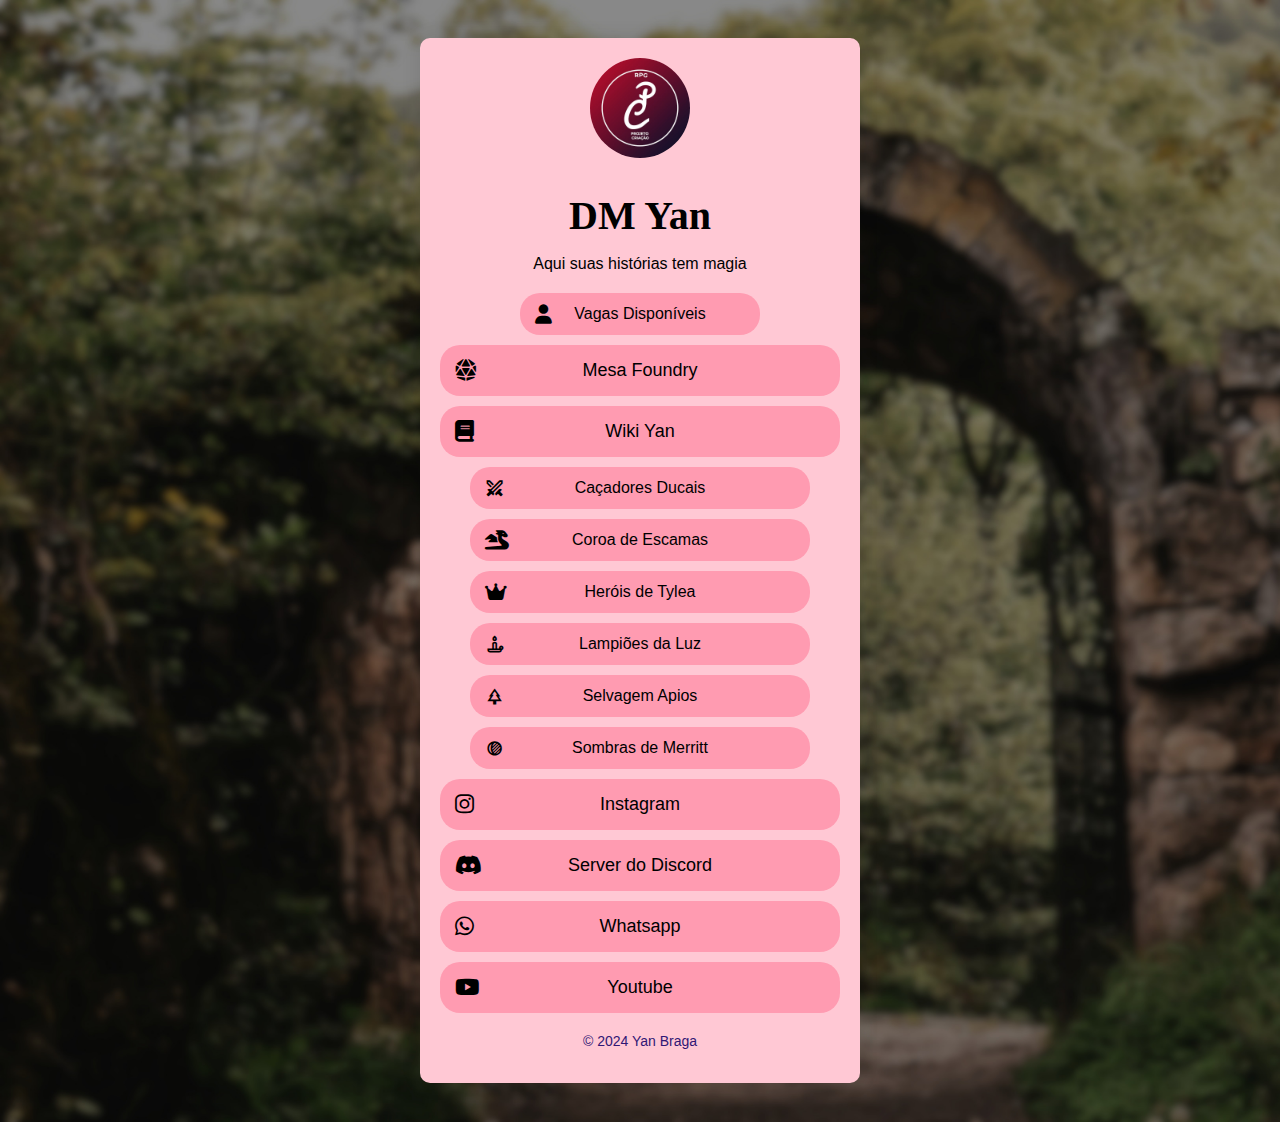
<file: index.html>
<!DOCTYPE html>
<html lang="pt-BR">
    <head>
        <meta charset="UTF-8">
        <meta name="viewport" content="width=device-width, initial-scale=1.0">
        <title>Hub DM Yan</title>
        <link rel="stylesheet" href="styles.css">
        <link rel="stylesheet" href="https://cdnjs.cloudflare.com/ajax/libs/font-awesome/6.5.0/css/all.min.css">
        <link rel="stylesheet" href="https://fonts.googleapis.com/css2?family=Material+Symbols+Outlined:opsz,wght,FILL,GRAD@20..48,100..700,0..1,-50..200" />
        <link rel="icon" href="https://raw.githubusercontent.com/YBraga35/Ybraga35.github.io/main/img/pcrpg-logo-degrade.webp" type="image/webp">
        <style>
            .material-symbols-outlined {
                font-variation-settings:
                'FILL' 0,
                'wght' 400,
                'GRAD' 0,
                'opsz' 24
            }
        </style>
    </head>
    <body>
<body>
    <div class="container">
        <header>
            <img src="img/pcrpg-logo-degrade.webp" alt="DM Yan" class="avatar">
            <h1>DM Yan</h1>
            <p class="bio">Aqui suas histórias tem magia</p>
        </header>

        <main>
            <a href="index-vagas.html" class="link vagas-link">
                <i class="fa-solid fa-user"></i>
                <span>Vagas Disponíveis</span>
            </a>            
            <a href="https://foundry.yanbraga.com" class="link" target="_blank">
                <i class="fas fa-dice-d20"></i> Mesa Foundry
            </a>
            <a href="http://wiki.yanbraga.com" class="link" target="_blank">
                <i class="fa-solid fa-book"></i> Wiki Yan
            </a>
            <a href="campanhas/index-cacadores.html" class="link campaign-link">
                <i class="material-symbols-outlined">swords</i> Caçadores Ducais
            </a>
            <a href="campanhas/index-escamas.html" class="link campaign-link">
                <i class="fa-solid fa-dragon"></i> Coroa de Escamas
            </a>
            <a href="campanhas/index-tylea.html" class="link campaign-link">
                <i class="fa-solid fa-crown"></i> Heróis de Tylea
            </a>
            <a href="campanhas/index-lampioes.html" class="link campaign-link">
                <i class="material-symbols-outlined">candle</i> Lampiões da Luz
            </a>
            <a href="campanhas/index-apios.html" class="link campaign-link">
                <i class="material-symbols-outlined">park</i> Selvagem Apios
            </a>
            <a href="campanhas/index-merritt.html" class="link campaign-link">
                <i class="material-symbols-outlined">ev_shadow</i> Sombras de Merritt
            </a>
            <a href="https://www.instagram.com/dungeonmasteryan?igsh=Z21kYnJkbWwwc2pl" class="link" target="_blank">
                <i class="fab fa-instagram"></i> Instagram
            </a>
            <a href="https://discord.gg/eDYGg4uVDW" class="link" target="_blank">
                <i class="fab fa-discord"></i> Server do Discord
            </a>
            <a href="https://chat.whatsapp.com/HragBLKtRVzBRWveXlxmj2" class="link" target="_blank">
                <i class="fab fa-whatsapp"></i> Whatsapp
            </a>
            <a href="http://www.youtube.com/@dmyan368" class="link" target="_blank">
                <i class="fab fa-youtube"></i> Youtube
            </a>
        </main>

        <footer>
            <p>&copy; 2024 Yan Braga</p>
        </footer>
    </div>
</body>
</html>
</file>
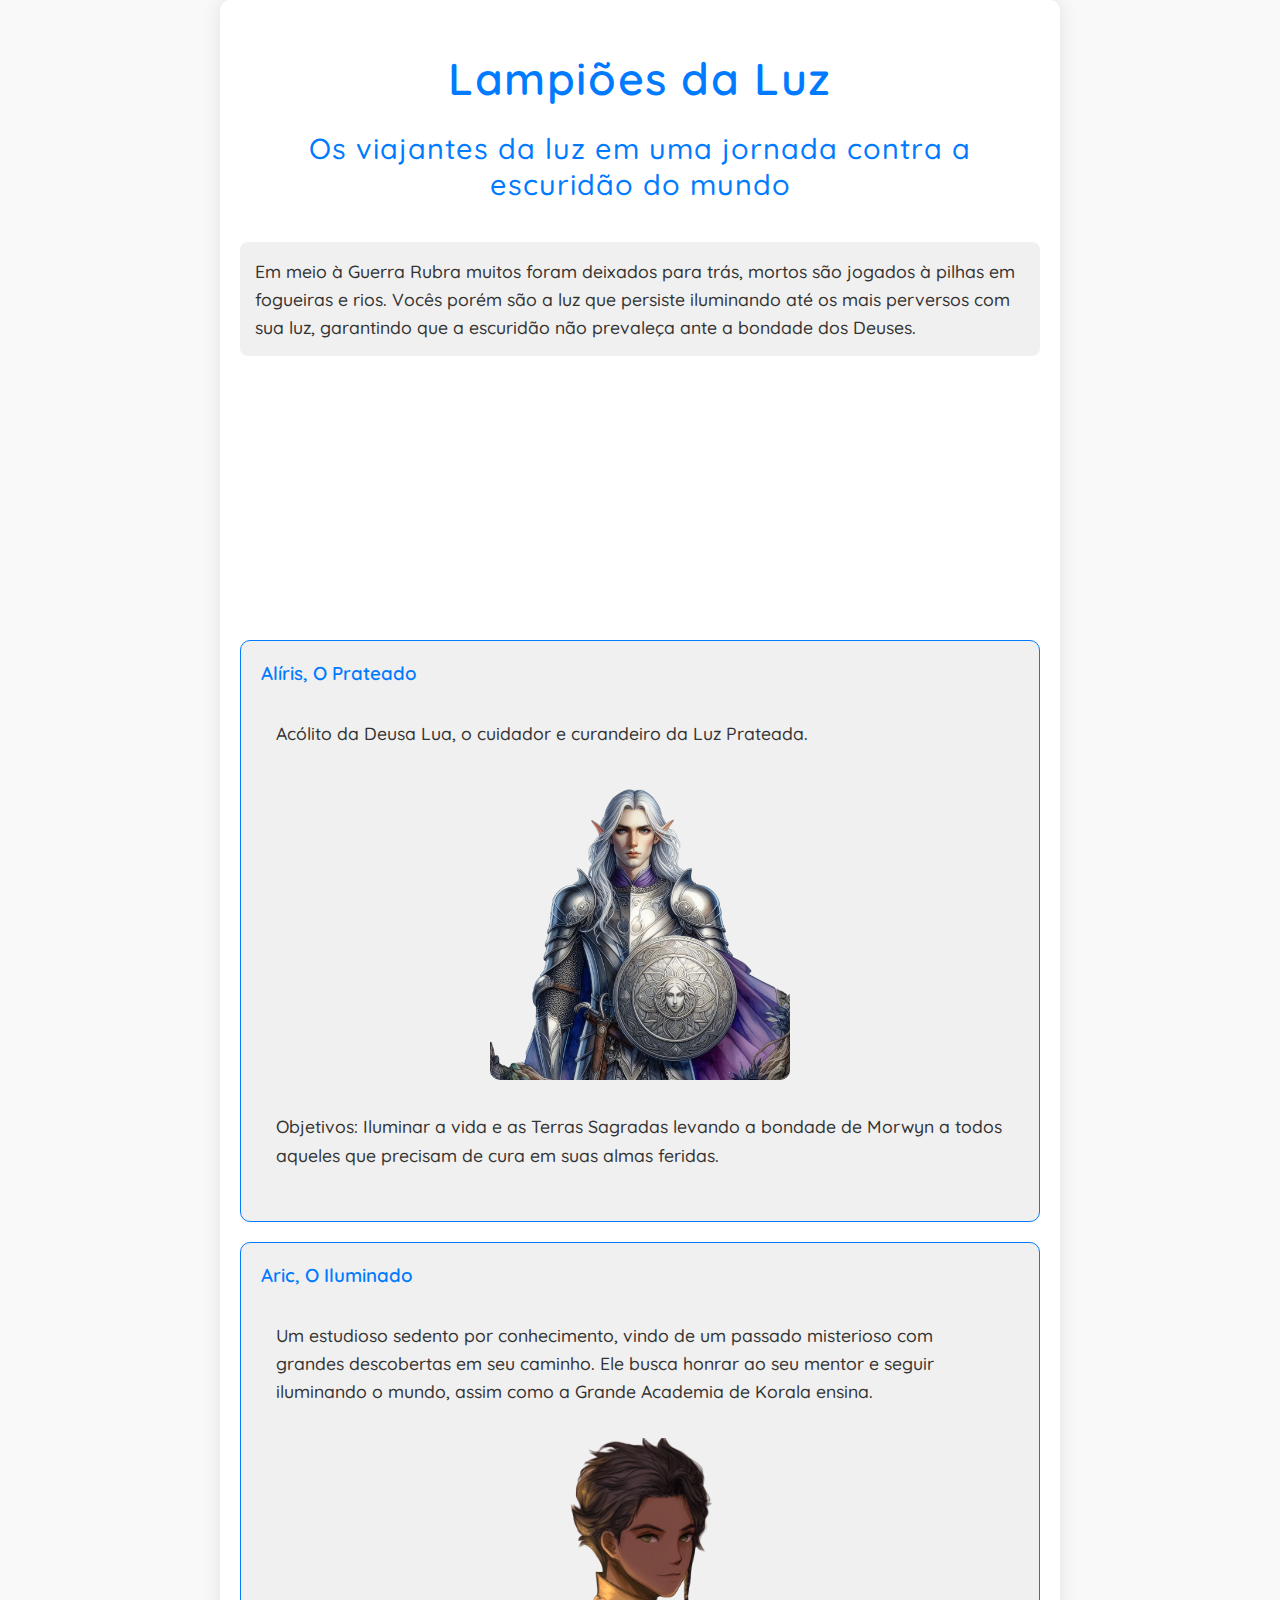
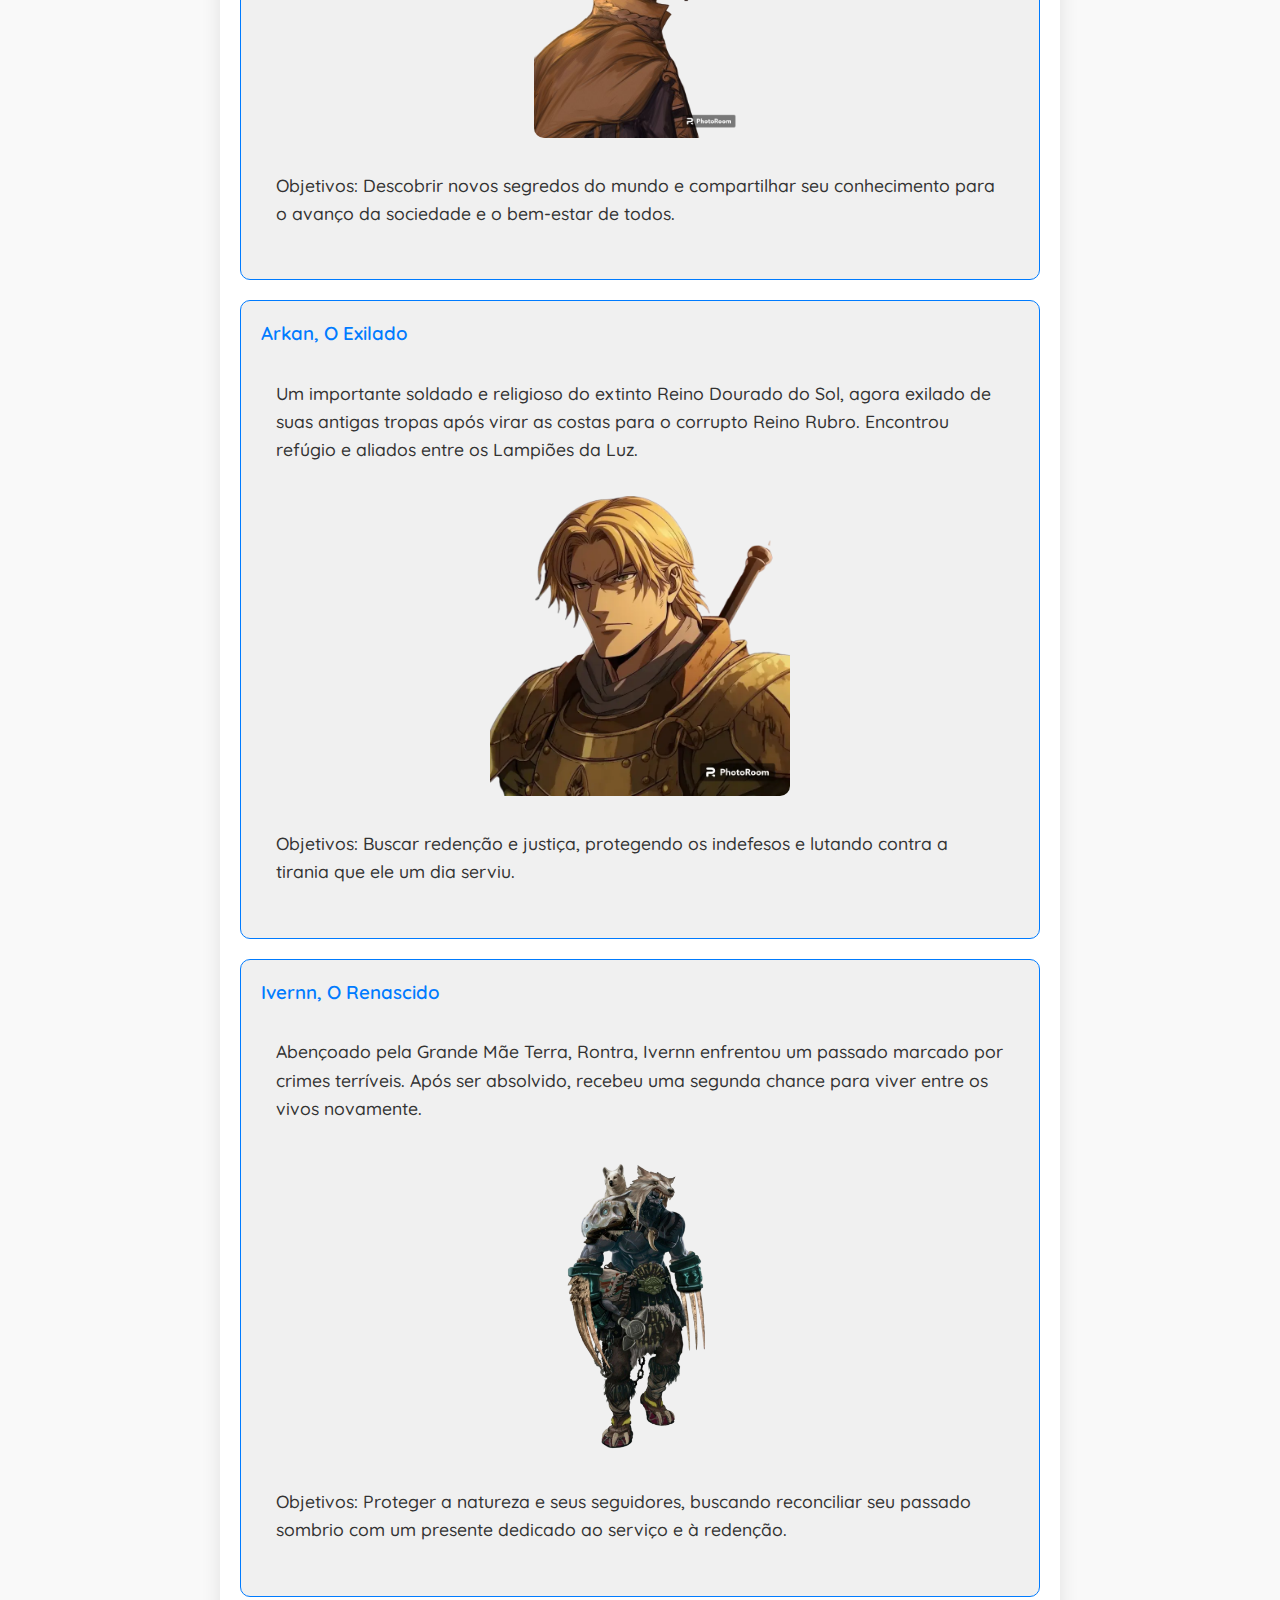
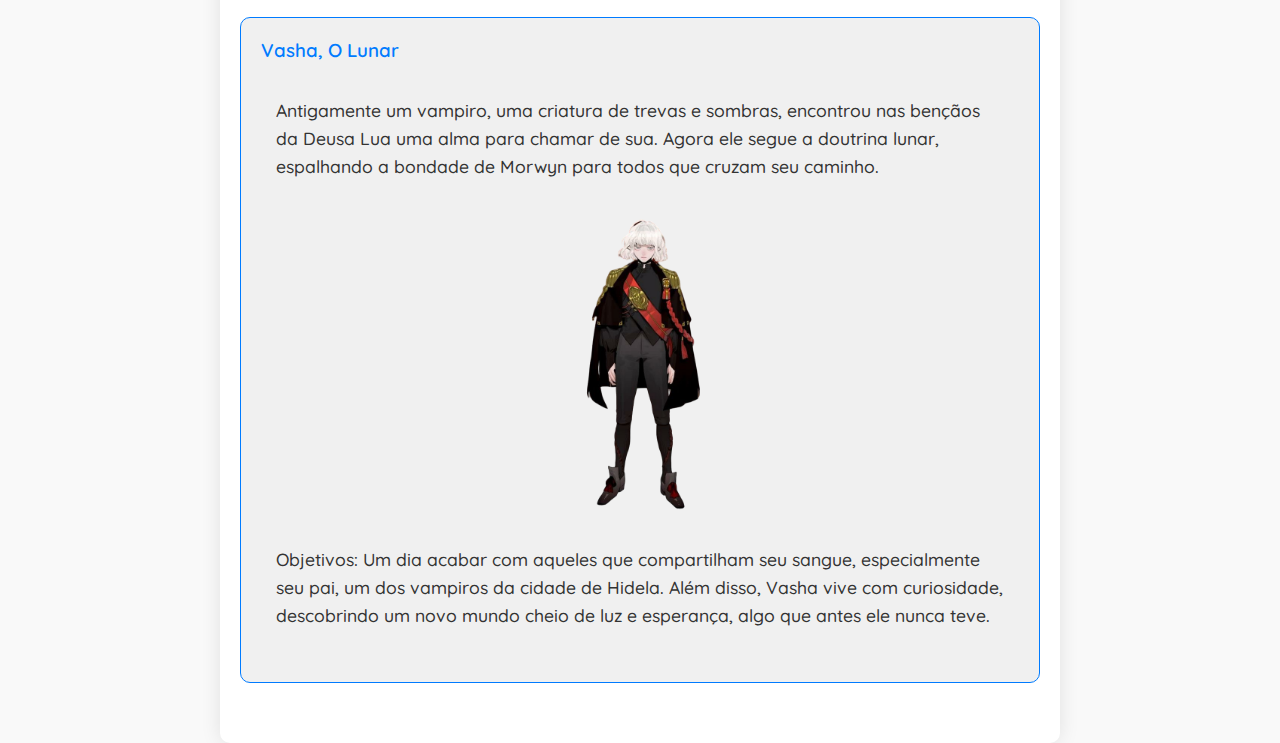
<file: lampioes-da-luz/index.html>
<!DOCTYPE html>
<html lang="en">

<head>
    <meta charset="UTF-8">
    <meta name="viewport" content="width=device-width, initial-scale=1.0">
    <title>Lampiões da Luz</title>
    <link href="https://fonts.googleapis.com/css2?family=Quicksand:wght@500;600&display=swap" rel="stylesheet">
    <style>
        body {
            font-family: 'Quicksand', sans-serif;
            margin: 0;
            padding: 0;
            background-color: #f9f9f9;
            color: #333;
            transition: background-color 0.3s, color 0.3s;
        }

        .container {
            width: 90%;
            max-width: 800px;
            margin: auto;
            padding: 20px;
            border-radius: 10px;
            background-color: #fff;
            box-shadow: 0 0 20px rgba(0, 0, 0, 0.1);
            transition: background-color 0.3s, box-shadow 0.3s;
        }

        header,
        section {
            margin-bottom: 40px;
        }

        header {
            text-align: center;
        }

        h1 {
            color: #007BFF;
            transition: color 0.3s;
            font-weight: 600;
            letter-spacing: 1.6px;
            margin-bottom: 15px;
            font-size: 2.8rem;
        }

        h2 {
            color: #007BFF;
            transition: color 0.3s;
            font-weight: 500;
            letter-spacing: 1px;
            margin-bottom: 10px;
            font-size: 1.8rem;
        }

        p {
            font-size: 1.1rem;
            font-weight: 500;
            line-height: 1.6;
            border-radius: 8px;
            padding: 15px;
            background-color: #f0f0f0;
            transition: background-color 0.3s;
        }

        .video-section {
            display: flex;
            flex-wrap: wrap;
            gap: 30px;
            justify-content: center;
            align-items: flex-start;
            margin-bottom: 40px;
        }

        .video {
            width: calc(50% - 15px);
            position: relative;
            border-radius: 10px;
            overflow: hidden;
        }

        .video iframe {
            width: 100%;
            height: 200px;
            border: none;
            transition: transform 0.3s;
        }

        .video:hover iframe {
            transform: scale(1.05);
        }

        .video::before {
            content: '\f04b';
            font-family: "Font Awesome 5 Free";
            font-weight: 900;
            position: absolute;
            top: 0;
            left: 0;
            width: 100%;
            height: 100%;
            background-color: rgba(0, 0, 0, 0.5);
            color: #fff;
            font-size: 4em;
            display: flex;
            justify-content: center;
            align-items: center;
            opacity: 0;
            transition: opacity 0.3s;
        }

        .video:hover::before {
            opacity: 1;
        }

        .character-section {
            margin-bottom: 40px;
        }

        .character {
            border: 1px solid #007BFF;
            border-radius: 10px;
            padding: 20px;
            margin-bottom: 20px;
            background-color: #f0f0f0;
            transition: background-color 0.3s;
        }

        .character h3 {
            margin-top: 0;
            color: #007BFF;
            font-weight: 600;
        }

        .character img {
            max-width: 100%;
            border-radius: 10px;
            margin-bottom: 10px;
        }

        @media (prefers-color-scheme: dark) {
            body {
                background-color: #121212;
                color: #e0e0e0;
            }

            .container {
                background-color: #1e1e1e;
                box-shadow: 0 0 20px rgba(255, 255, 255, 0.1);
            }

            h1,
            h2 {
                color: #bb86fc;
            }

            p,
            .character {
                background-color: #333;
                color: #f0f0f0;
            }

            .character h3 {
                color: #bb86fc;
            }
        }

        .imagem-centralizada {
            max-height: 300px;
            /* Define a altura máxima desejada */
            display: block;
            /* Para garantir que o margin: 0 auto; funcione */
            margin: 0 auto;
            /* Centraliza a imagem horizontalmente */
        }
    </style>
</head>

<body>
    <div class="container">
        <header>
            <h1>Lampiões da Luz</h1>
            <h2>Os viajantes da luz em uma jornada contra a escuridão do mundo</h2>
        </header>
        <section>
            <p>Em meio à Guerra Rubra muitos foram deixados para trás, mortos são jogados à pilhas em fogueiras e rios.
                Vocês porém são a luz que persiste iluminando até os mais perversos com sua luz, garantindo que a
                escuridão não prevaleça ante a bondade dos Deuses.</p>
        </section>
        <section class="video-section">
            <div class="video">
                <iframe src="https://www.youtube.com/embed/sYPXFCGmz8k" frameborder="0"
                    allow="accelerometer; autoplay; clipboard-write; encrypted-media; gyroscope; picture-in-picture"
                    allowfullscreen></iframe>
            </div>
            <div class="video">
                <iframe src="https://www.youtube.com/embed/EXTS48e0Qu0" frameborder="0"
                    allow="accelerometer; autoplay; clipboard-write; encrypted-media; gyroscope; picture-in-picture"
                    allowfullscreen></iframe>
            </div>
        </section>
        <section class="character-section">
            <div class="character">
                <h3>Alíris, O Prateado</h3>
                <p>Acólito da Deusa Lua, o cuidador e curandeiro da Luz Prateada.</p>
                <img src="aliris.webp" alt="Alíris" class="imagem-centralizada">
                <p>Objetivos: Iluminar a vida e as Terras Sagradas levando a bondade de Morwyn a todos aqueles que
                    precisam de cura em suas almas feridas.</p>
            </div>
            <div class="character">
                <h3>Aric, O Iluminado</h3>
                <p>Um estudioso sedento por conhecimento, vindo de um passado misterioso com grandes descobertas em seu
                    caminho. Ele busca honrar ao seu mentor e seguir iluminando o mundo, assim como a Grande Academia de
                    Korala ensina.</p>
                <img src="aric.webp" alt="Aric" class="imagem-centralizada">
                <p>Objetivos: Descobrir novos segredos do mundo e compartilhar seu conhecimento para o avanço da
                    sociedade e o bem-estar de todos.</p>
            </div>

            <div class="character">
                <h3>Arkan, O Exilado</h3>
                <p>Um importante soldado e religioso do extinto Reino Dourado do Sol, agora exilado de suas antigas
                    tropas após virar as costas para o corrupto Reino Rubro. Encontrou refúgio e aliados entre os
                    Lampiões da Luz.</p>
                <img src="arkan.webp" alt="Arkan" class="imagem-centralizada">
                <p>Objetivos: Buscar redenção e justiça, protegendo os indefesos e lutando contra a tirania que ele um
                    dia serviu.</p>
            </div>

            <div class="character">
                <h3>Ivernn, O Renascido</h3>
                <p>Abençoado pela Grande Mãe Terra, Rontra, Ivernn enfrentou um passado marcado por crimes terríveis.
                    Após ser absolvido, recebeu uma segunda chance para viver entre os vivos novamente.</p>
                <img src="ivernn.webp" alt="Ivernn" class="imagem-centralizada">
                <p>Objetivos: Proteger a natureza e seus seguidores, buscando reconciliar seu passado sombrio com um
                    presente dedicado ao serviço e à redenção.</p>
            </div>
            <div class="character">
                <h3>Vasha, O Lunar</h3>
                <p>Antigamente um vampiro, uma criatura de trevas e sombras, encontrou nas bençãos da Deusa Lua uma alma
                    para chamar de sua. Agora ele segue a doutrina lunar, espalhando a bondade de Morwyn para todos que
                    cruzam seu caminho.</p>
                <img src="vasha.webp" alt="Vasha" class="imagem-centralizada">
                <p>Objetivos: Um dia acabar com aqueles que compartilham seu sangue, especialmente seu pai, um dos
                    vampiros da cidade de Hidela. Além disso, Vasha vive com curiosidade, descobrindo um novo mundo
                    cheio de luz e esperança, algo que antes ele nunca teve.</p>
            </div>
        </section>
    </div>
</body>

</html>
</file>
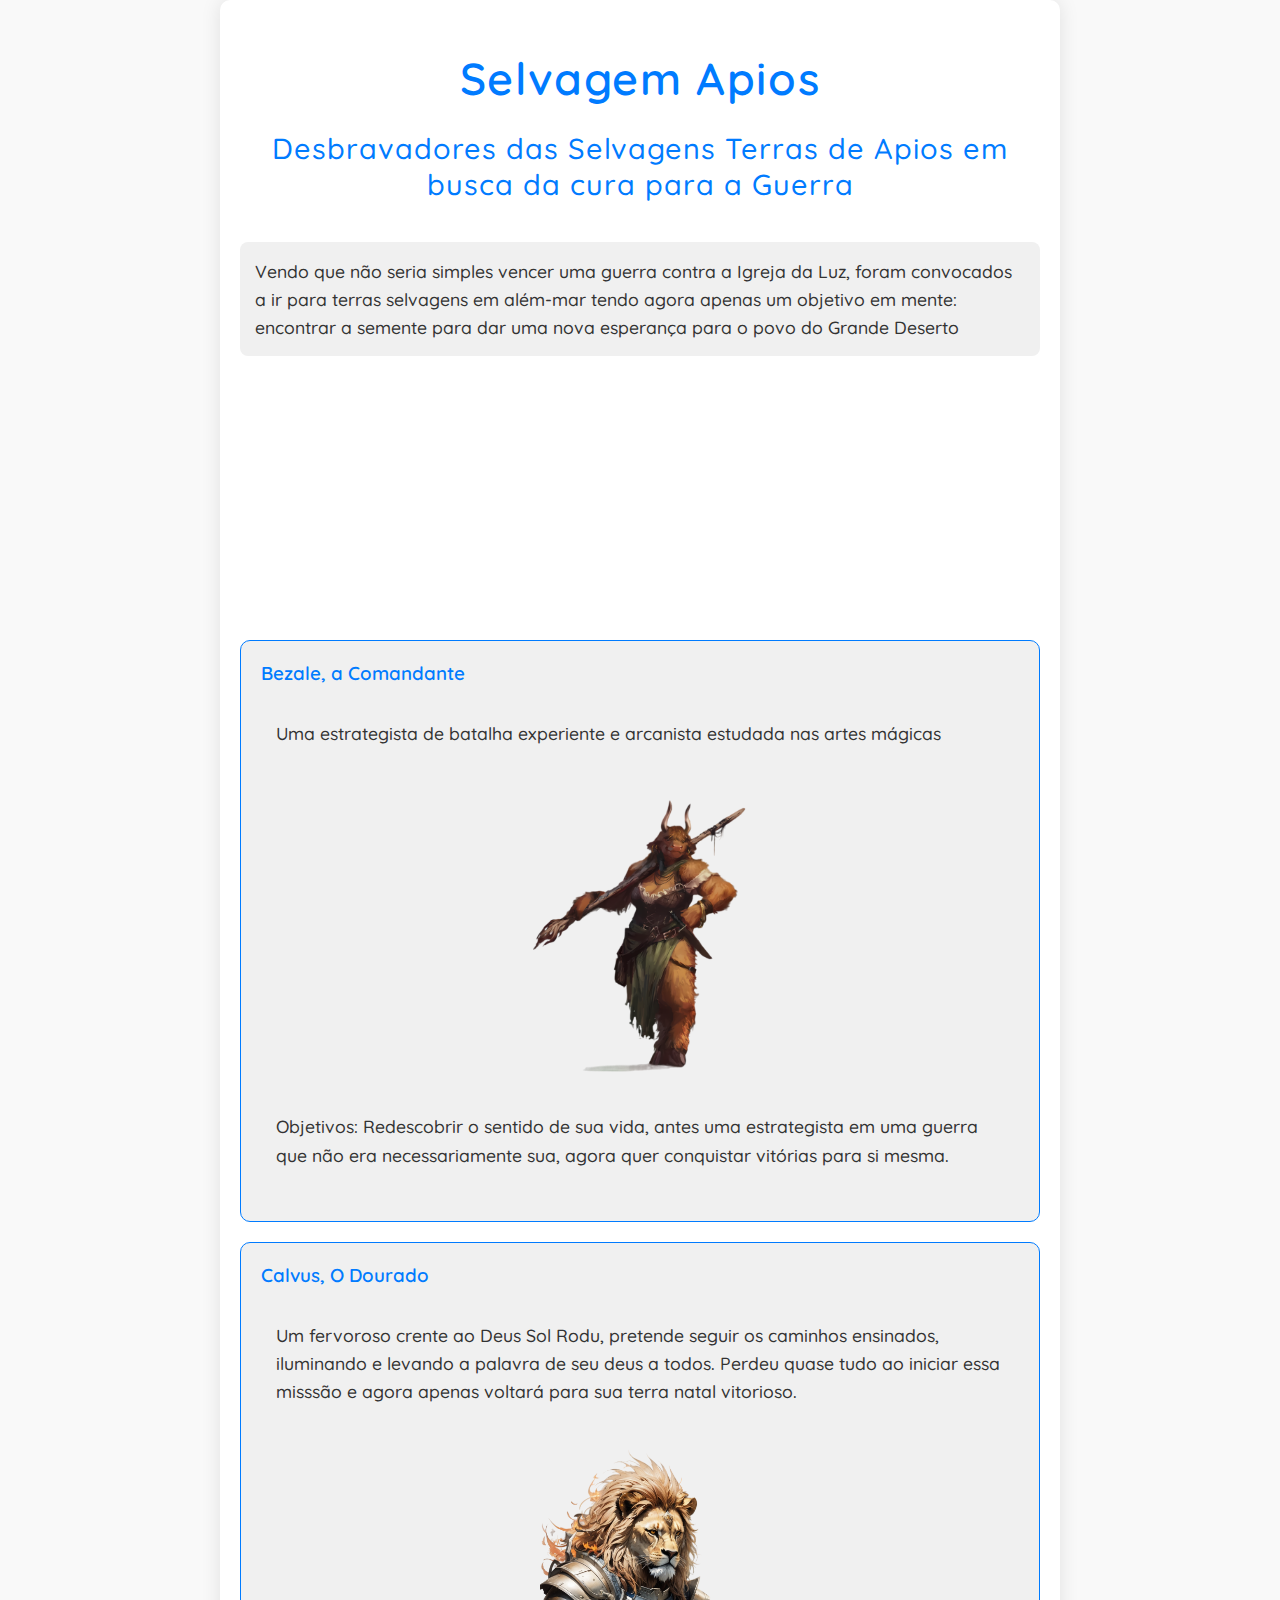
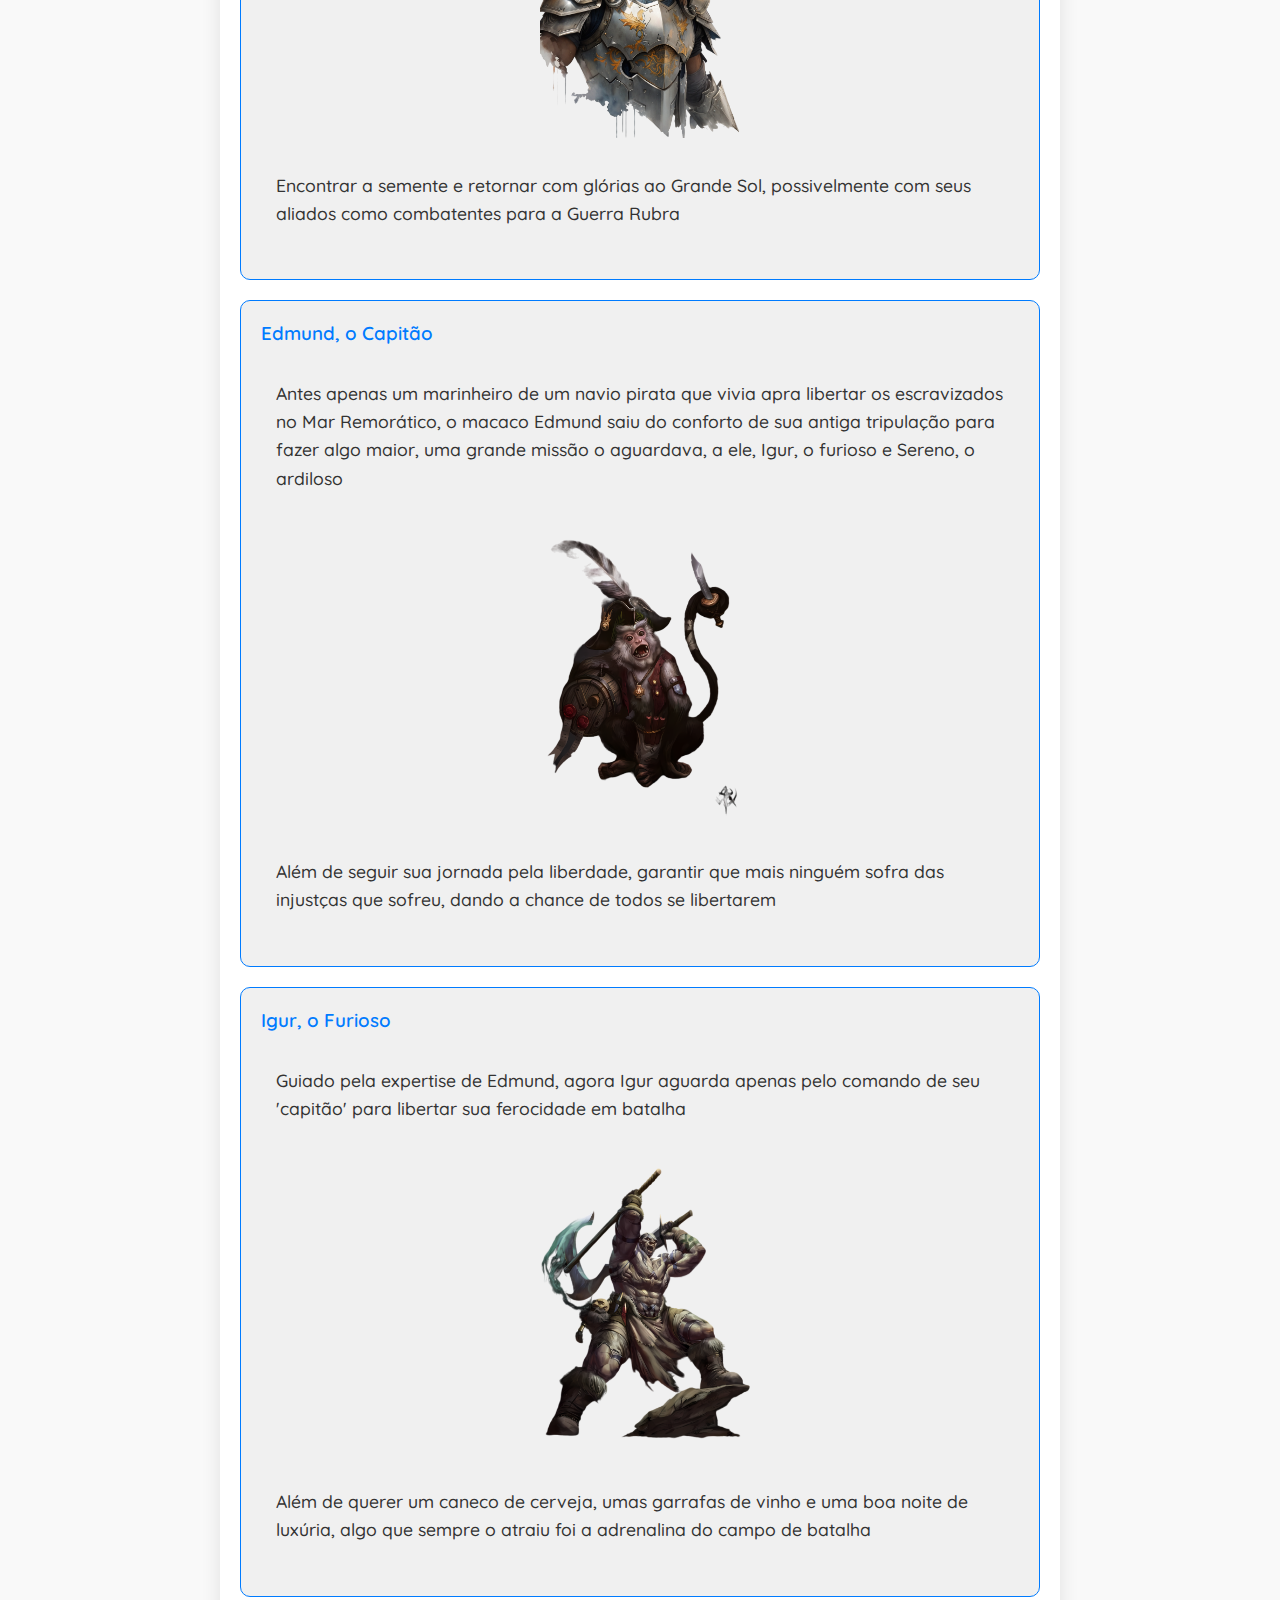
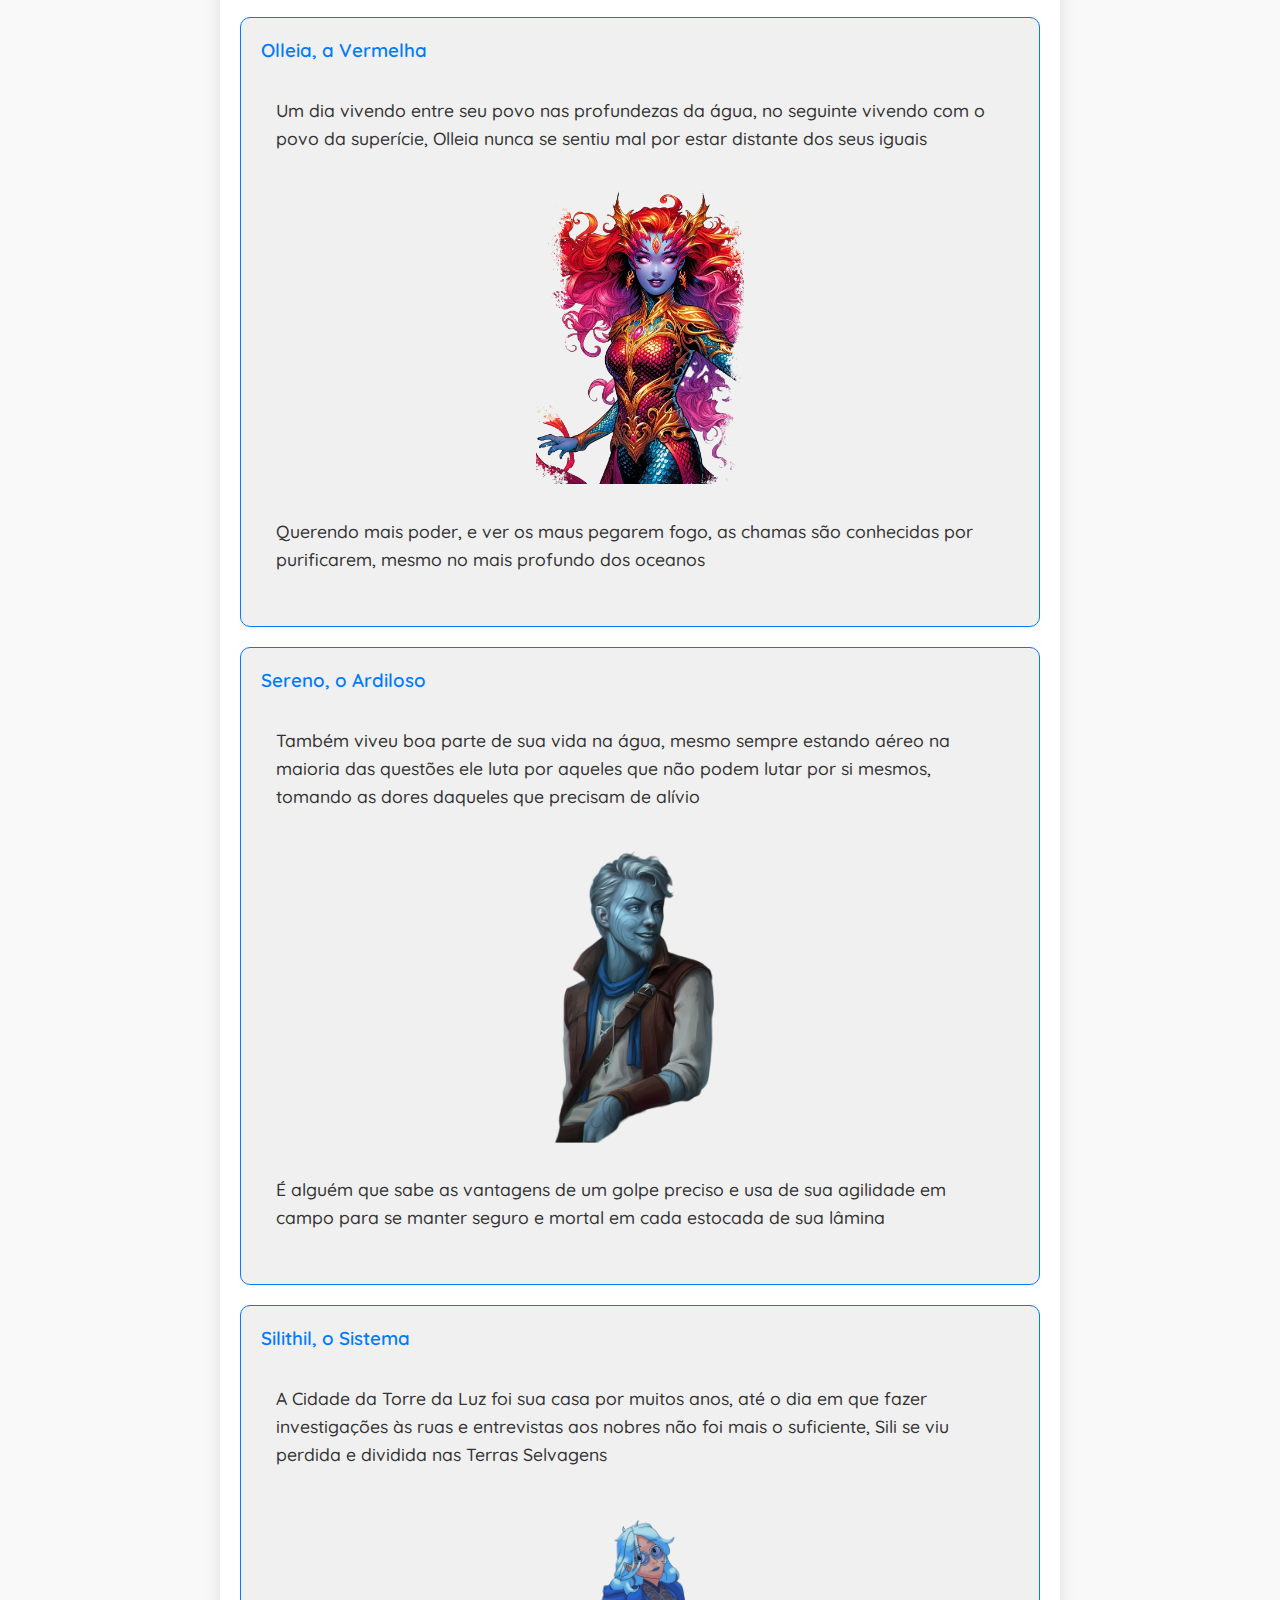
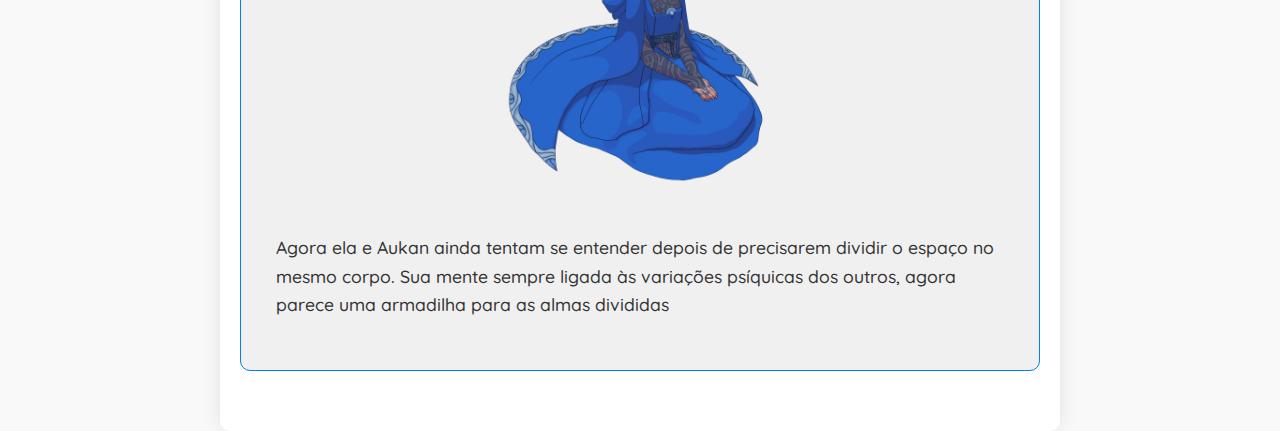
<file: selvagem-apios/index.html>
<!DOCTYPE html>
<html lang="en">

<head>
    <meta charset="UTF-8">
    <meta name="viewport" content="width=device-width, initial-scale=1.0">
    <title>Selvagem Apios</title>
    <link href="https://fonts.googleapis.com/css2?family=Quicksand:wght@500;600&display=swap" rel="stylesheet">
    <style>
        body {
            font-family: 'Quicksand', sans-serif;
            margin: 0;
            padding: 0;
            background-color: #f9f9f9;
            color: #333;
            transition: background-color 0.3s, color 0.3s;
        }

        .container {
            width: 90%;
            max-width: 800px;
            margin: auto;
            padding: 20px;
            border-radius: 10px;
            background-color: #fff;
            box-shadow: 0 0 20px rgba(0, 0, 0, 0.1);
            transition: background-color 0.3s, box-shadow 0.3s;
        }

        header,
        section {
            margin-bottom: 40px;
        }

        header {
            text-align: center;
        }

        h1 {
            color: #007BFF;
            transition: color 0.3s;
            font-weight: 600;
            letter-spacing: 1.6px;
            margin-bottom: 15px;
            font-size: 2.8rem;
        }

        h2 {
            color: #007BFF;
            transition: color 0.3s;
            font-weight: 500;
            letter-spacing: 1px;
            margin-bottom: 10px;
            font-size: 1.8rem;
        }

        p {
            font-size: 1.1rem;
            font-weight: 500;
            line-height: 1.6;
            border-radius: 8px;
            padding: 15px;
            background-color: #f0f0f0;
            transition: background-color 0.3s;
        }

        .video-section {
            display: flex;
            flex-wrap: wrap;
            gap: 30px;
            justify-content: center;
            align-items: flex-start;
            margin-bottom: 40px;
        }

        .video {
            width: calc(50% - 15px);
            position: relative;
            border-radius: 10px;
            overflow: hidden;
        }

        .video iframe {
            width: 100%;
            height: 200px;
            border: none;
            transition: transform 0.3s;
        }

        .video:hover iframe {
            transform: scale(1.05);
        }

        .video::before {
            content: '\f04b';
            font-family: "Font Awesome 5 Free";
            font-weight: 900;
            position: absolute;
            top: 0;
            left: 0;
            width: 100%;
            height: 100%;
            background-color: rgba(0, 0, 0, 0.5);
            color: #fff;
            font-size: 4em;
            display: flex;
            justify-content: center;
            align-items: center;
            opacity: 0;
            transition: opacity 0.3s;
        }

        .video:hover::before {
            opacity: 1;
        }

        .character-section {
            margin-bottom: 40px;
        }

        .character {
            border: 1px solid #007BFF;
            border-radius: 10px;
            padding: 20px;
            margin-bottom: 20px;
            background-color: #f0f0f0;
            transition: background-color 0.3s;
        }

        .character h3 {
            margin-top: 0;
            color: #007BFF;
            font-weight: 600;
        }

        .character img {
            max-width: 100%;
            border-radius: 10px;
            margin-bottom: 10px;
        }

        @media (prefers-color-scheme: dark) {
            body {
                background-color: #121212;
                color: #e0e0e0;
            }

            .container {
                background-color: #1e1e1e;
                box-shadow: 0 0 20px rgba(255, 255, 255, 0.1);
            }

            h1,
            h2 {
                color: #bb86fc;
            }

            p,
            .character {
                background-color: #333;
                color: #f0f0f0;
            }

            .character h3 {
                color: #bb86fc;
            }
        }

        .imagem-centralizada {
            max-height: 300px;
            /* Define a altura máxima desejada */
            display: block;
            /* Para garantir que o margin: 0 auto; funcione */
            margin: 0 auto;
            /* Centraliza a imagem horizontalmente */
        }
    </style>
</head>

<body>
    <div class="container">
        <header>
            <h1>Selvagem Apios</h1>
            <h2>Desbravadores das Selvagens Terras de Apios em busca da cura para a Guerra</h2>
        </header>
        <section>
            <p>Vendo que não seria simples vencer uma guerra contra a Igreja da Luz, foram convocados a ir para terras
                selvagens em além-mar tendo agora apenas um objetivo em mente: encontrar a semente para dar uma nova
                esperança para o povo do
                Grande Deserto</p>
        </section>
        <section class="video-section">
            <div class="video">
                <iframe src="https://youtube.com/embed/flJn97CsauA" frameborder="0"
                    allow="accelerometer; autoplay; clipboard-write; encrypted-media; gyroscope; picture-in-picture"
                    allowfullscreen></iframe>
            </div>
        </section>
        <section class="character-section">
            <div class="character">
                <h3>Bezale, a Comandante</h3>
                <p>Uma estrategista de batalha experiente e arcanista estudada nas artes mágicas</p>
                <img src="bezale.webp" alt="Bezale" class="imagem-centralizada">
                <p>Objetivos: Redescobrir o sentido de sua vida, antes uma estrategista em uma guerra que não era
                    necessariamente sua, agora quer conquistar vitórias para si mesma.
                </p>
            </div>
            <div class="character">
                <h3>Calvus, O Dourado</h3>
                <p>Um fervoroso crente ao Deus Sol Rodu, pretende seguir os caminhos ensinados, iluminando e levando a
                    palavra de seu deus a todos. Perdeu quase tudo ao iniciar essa misssão e agora apenas voltará para
                    sua terra natal vitorioso.
                </p>
                <img src="calvus.webp" alt="Calvus" class="imagem-centralizada">
                <p>Encontrar a semente e retornar com glórias ao Grande Sol, possivelmente com seus aliados como
                    combatentes para a Guerra Rubra</p>
            </div>

            <div class="character">
                <h3>Edmund, o Capitão</h3>
                <p>Antes apenas um marinheiro de um navio pirata que vivia apra libertar os escravizados no Mar
                    Remorático, o macaco Edmund saiu do conforto de sua antiga tripulação para fazer algo maior, uma
                    grande missão o aguardava, a
                    ele, Igur, o furioso e Sereno, o ardiloso
                </p>
                <img src="edmund.webp" alt="Edmund" class="imagem-centralizada">
                <p>Além de seguir sua jornada pela liberdade, garantir que mais ninguém sofra das injustças que sofreu,
                    dando a chance de todos se libertarem</p>
            </div>

            <div class="character">
                <h3>Igur, o Furioso</h3>
                <p>Guiado pela expertise de Edmund, agora Igur aguarda apenas pelo comando de seu 'capitão' para
                    libertar sua ferocidade em batalha</p>
                <img src="igur.webp" alt="Igur" class="imagem-centralizada">
                <p>Além de querer um caneco de cerveja, umas garrafas de vinho e uma boa noite de luxúria, algo que
                    sempre o atraiu foi a adrenalina do campo de batalha</p>
            </div>
            <div class="character">
                <h3>Olleia, a Vermelha</h3>
                <p>Um dia vivendo entre seu povo nas profundezas da água, no seguinte vivendo com o povo da superície,
                    Olleia nunca se sentiu mal por estar distante dos seus iguais</p>
                <img src="olleia.webp" alt="Olleia" class="imagem-centralizada">
                <p>Querendo mais poder, e ver os maus pegarem fogo, as chamas são conhecidas por purificarem, mesmo no
                    mais profundo dos oceanos</p>
            </div>
            <div class="character">
                <h3>Sereno, o Ardiloso</h3>
                <p>Também viveu boa parte de sua vida na água, mesmo sempre estando aéreo na maioria das questões ele
                    luta por aqueles que não podem lutar por si mesmos, tomando as dores daqueles que precisam de alívio
                </p>
                <img src="sereno.webp" alt="Sereno" class="imagem-centralizada">
                <p>É alguém que sabe as vantagens de um golpe preciso e usa de sua agilidade em campo para se manter
                    seguro e mortal em cada estocada de sua lâmina </p>
            </div>
            <div class="character">
                <h3>Silithil, o Sistema</h3>
                <p>A Cidade da Torre da Luz foi sua casa por muitos anos, até o dia em que fazer investigações às ruas e
                    entrevistas aos nobres não foi mais o suficiente, Sili se viu perdida e dividida nas Terras
                    Selvagens</p>
                <img src="silithyl.webp" alt="Silíthyl" class="imagem-centralizada">
                <p>Agora ela e Aukan ainda tentam se entender depois de precisarem dividir o espaço no mesmo corpo. Sua
                    mente sempre ligada às variações psíquicas dos outros, agora parece uma armadilha para as almas
                    divididas</p>
            </div>
        </section>
    </div>
</body>

</html>
</file>
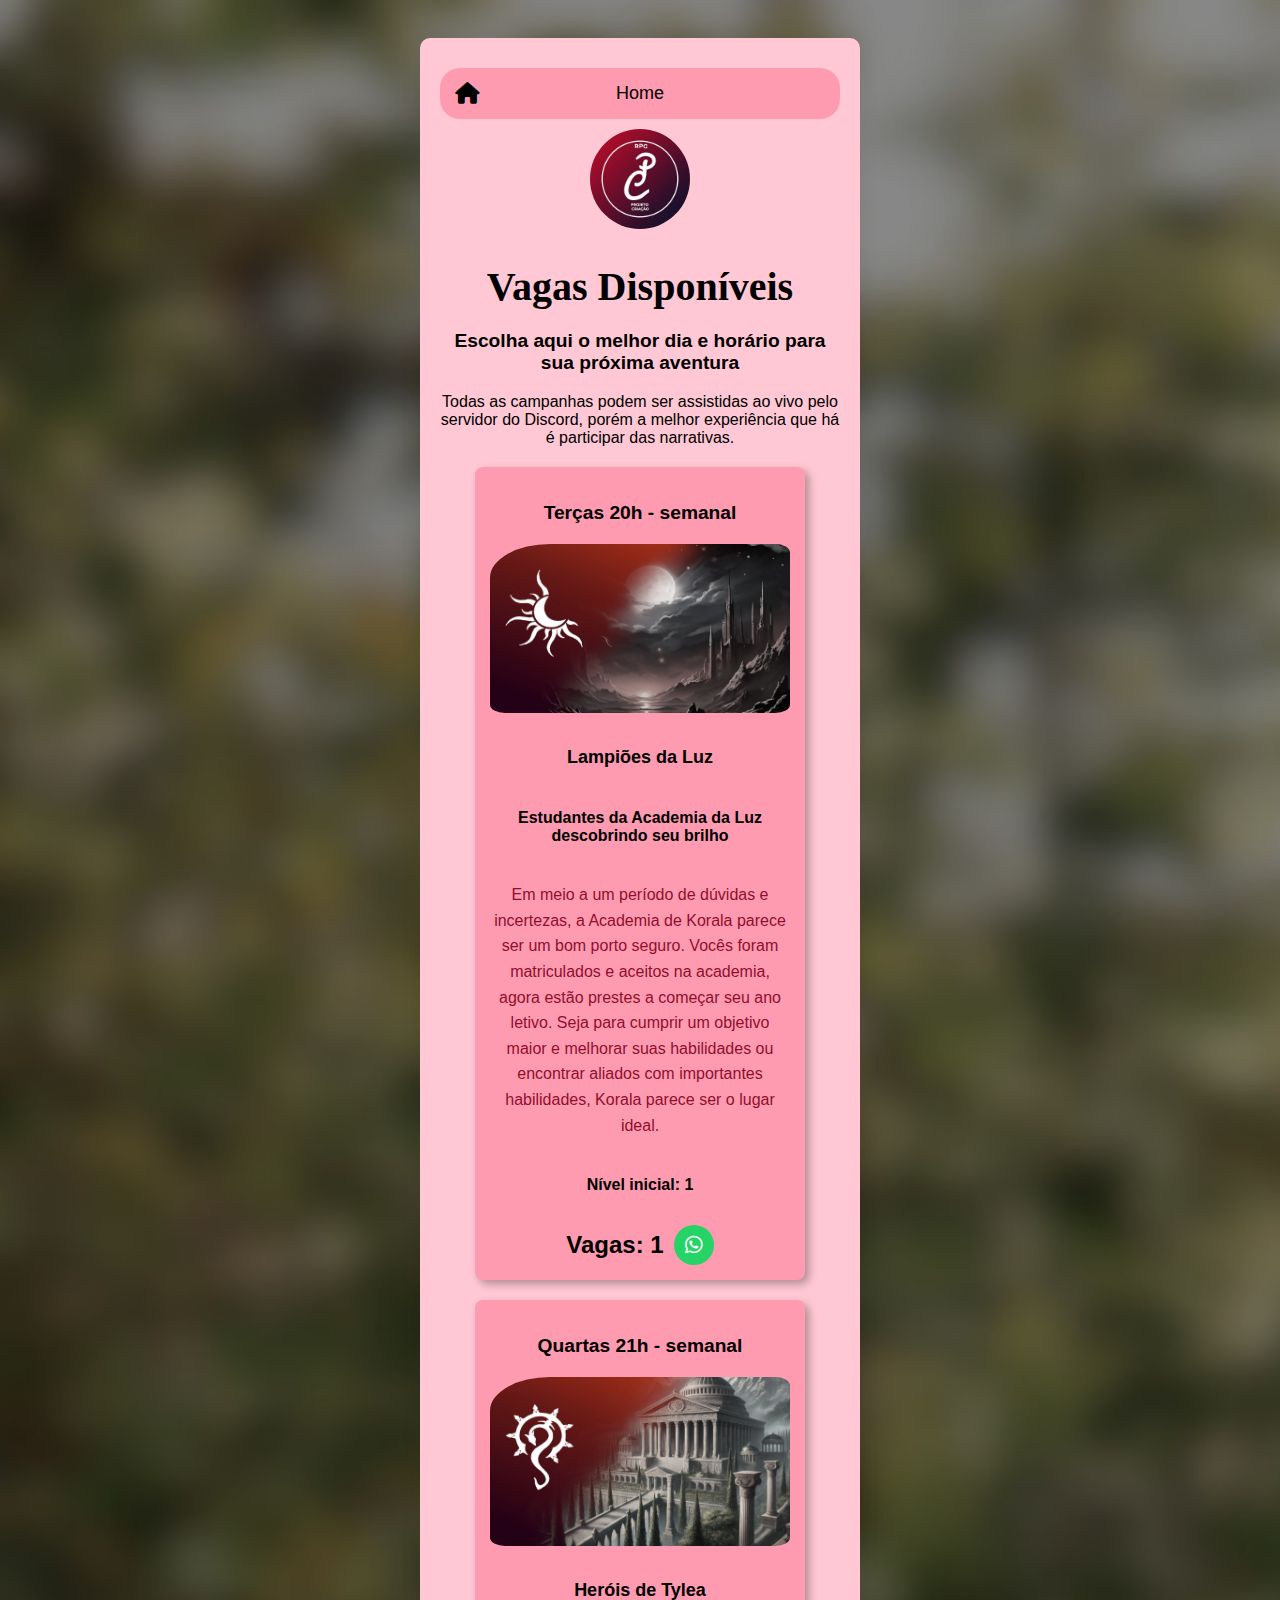
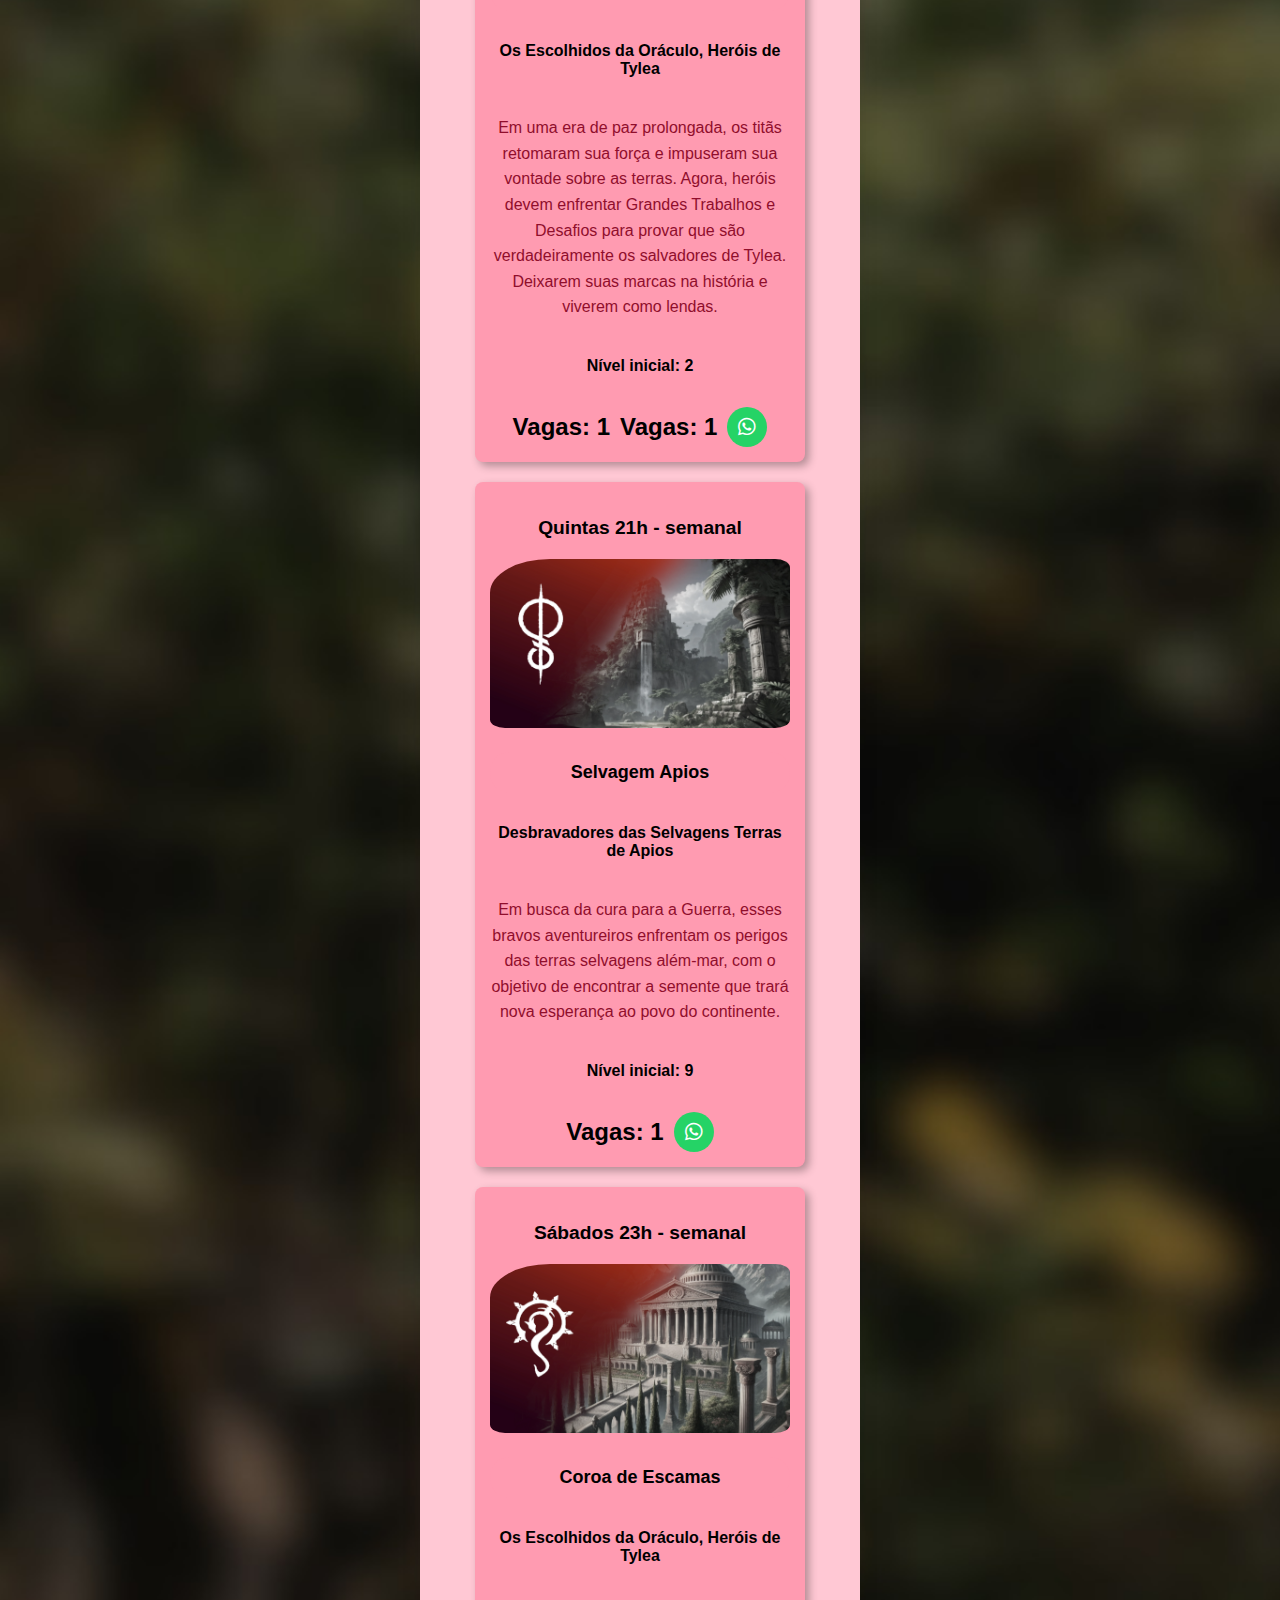
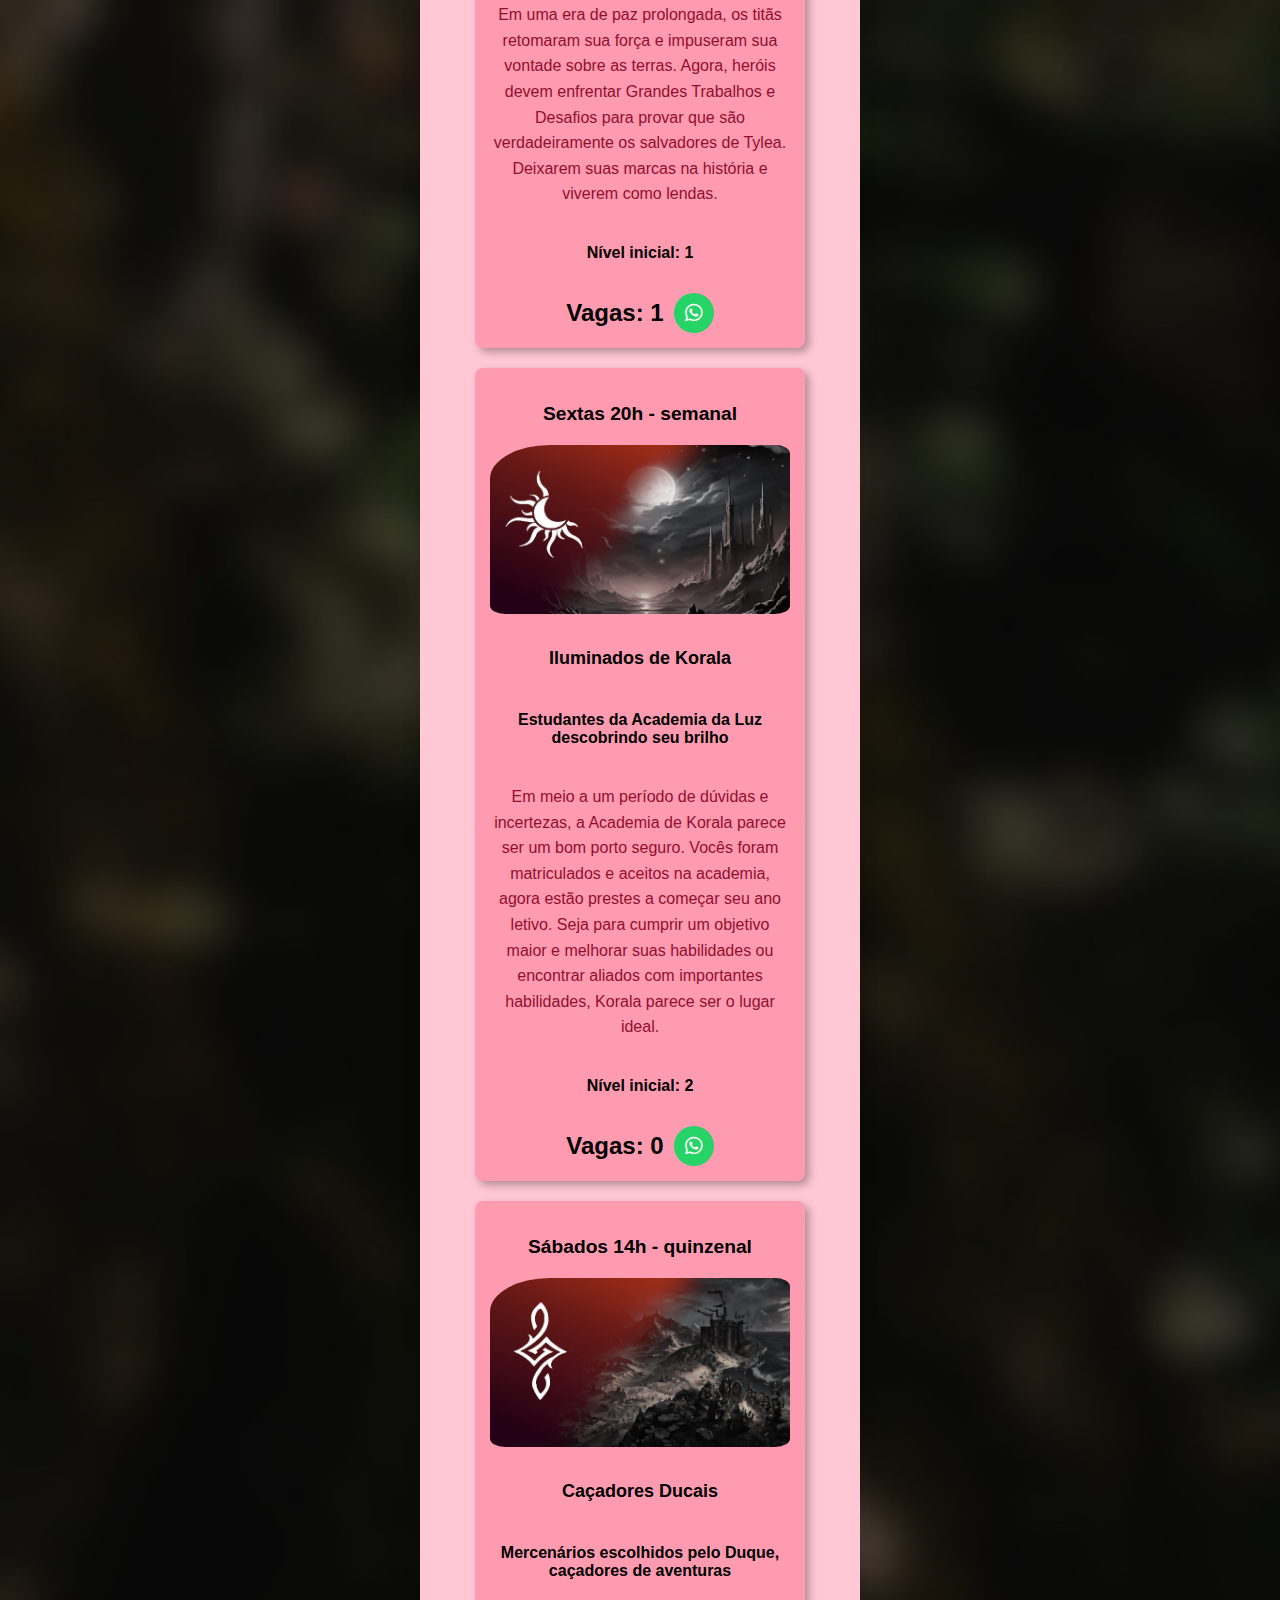
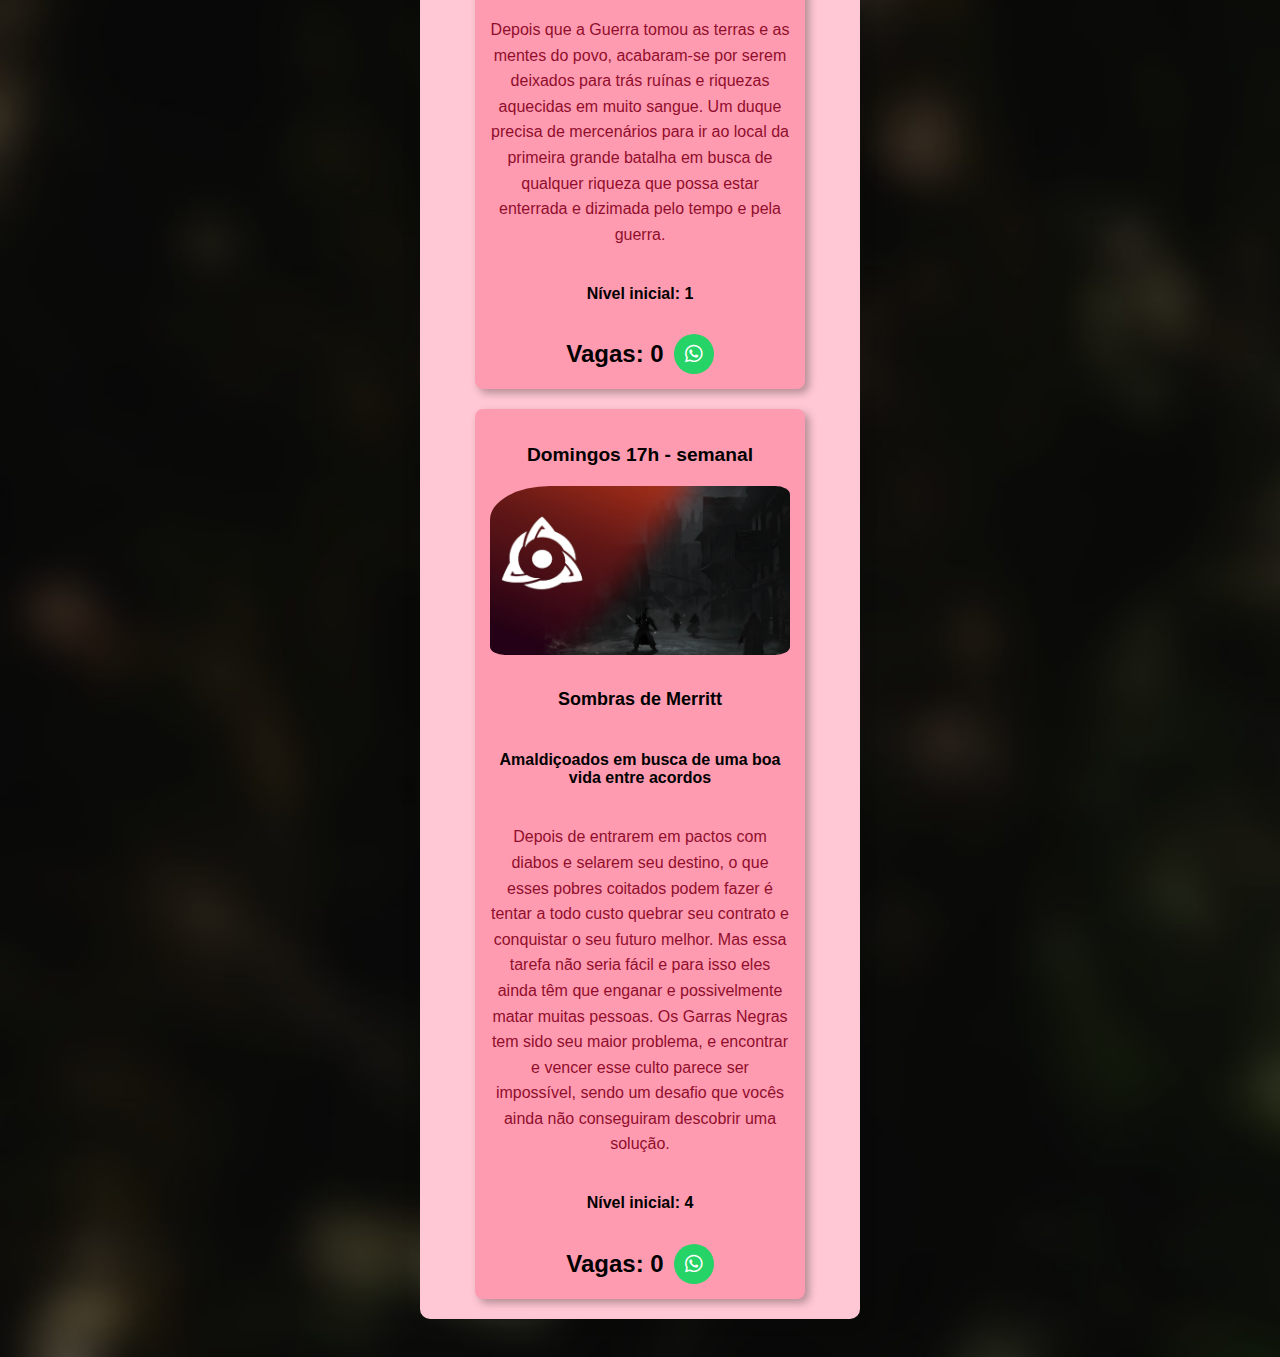
<file: index-vagas.html>
<!DOCTYPE html>
<html lang="pt-BR">

<head>
    <meta charset="UTF-8">
    <meta name="viewport" content="width=device-width, initial-scale=1.0">
    <title>Vagas Disponíveis</title>
    <link rel="stylesheet" href="https://cdnjs.cloudflare.com/ajax/libs/font-awesome/6.0.0-beta3/css/all.min.css">
    <link rel="stylesheet" href="styles.css">
    <link rel="icon" href="https://raw.githubusercontent.com/YBraga35/Ybraga35.github.io/main/img/pcrpg-logo-degrade.webp" type="image/webp">
</head>

<body>
    <div class="container">
        <header>
            <a href="../index.html" class="link">
                <i class="fa-solid fa-house"></i> Home
            </a>
            <img src="img/pcrpg-logo-degrade.webp" alt="DM Yan" class="avatar">
            <h1>Vagas Disponíveis</h1>
            <h3>Escolha aqui o melhor dia e horário para sua próxima aventura</h3>
            <p>
                Todas as campanhas podem ser assistidas ao vivo pelo servidor do Discord, porém a
                melhor experiência que há é participar das narrativas.
            </p>
        </header>
        <section class="character-section">

            <div class="character">
                <h3>Terças 20h - semanal</h3>
                <a href="/campanhas/index-lampioes.html" class="character-link">
                    <img src="img/logos/clear/logo-LampioesLuz-clear.webp" alt="Lampiões da Luz" class="logos">
                    <h3 class="link title">Lampiões da Luz</h3>
                </a>
                <h4>Estudantes da Academia da Luz descobrindo seu brilho</h4>
                <p>
                    Em meio a um período de dúvidas e incertezas, a Academia de Korala parece ser um bom porto seguro.
                    Vocês foram matriculados e aceitos na academia, agora estão prestes a começar seu ano letivo. Seja para
                    cumprir um objetivo maior e melhorar suas habilidades ou encontrar aliados com importantes habilidades, Korala
                    parece ser o lugar ideal.
                </p>
                <h4>Nível inicial: 1</h4>
                <div class="vacancy-container">
                    <h2>Vagas: 1</h2>
                    <a href="https://wa.me/5551991866752?text=Ol%C3%A1!%0AVim%20para%20a%20vaga%20na%20campanha%20Lampi%C3%B5es%20da%20Luz" class="whatsapp-button">
                        <i class="fa-brands fa-whatsapp"></i>
                    </a>
                </div>
            </div>

            <div class="character">
                <h3>Quartas 21h - semanal</h3>
                <a href="/campanhas/index-tylea.html" class="character-link">
                    <img src="img/logos/clear/logo-CoroaEscamas-clear.webp" alt="Coroa de Escamas" class="logos">
                    <h3 class="link title">Heróis de Tylea</h3>
                </a>
                <h4>Os Escolhidos da Oráculo, Heróis de Tylea</h4>
                <p>
                    Em uma era de paz prolongada, os titãs retomaram sua força e impuseram sua vontade sobre as terras.
                    Agora, heróis devem
                    enfrentar Grandes Trabalhos e Desafios para provar que são verdadeiramente os salvadores de Tylea. Deixarem suas
                    marcas na história e viverem como lendas.
                </p>
                <h4>Nível inicial: 2</h4>
                <div class="vacancy-container">
                    <h2>Vagas: 1</h2>
                    <h2>Vagas: 1</h2>
                    <a href="https://wa.me/5551991866752?text=Ol%C3%A1!%0AVim%20para%20a%20vaga%20na%20campanha%20Coroa%20de%20Escamas%20da%20Quarta" class="whatsapp-button">
                        <i class="fa-brands fa-whatsapp"></i>
                    </a>
                </div>
            </div>

            <div class="character">
                <h3>Quintas 21h - semanal</h3>
                <a href="/campanhas/index-apios.html" class="character-link">
                    <img src="img/logos/clear/logo-SelvagemApios-clear.webp" alt="Selvagem Apios" class="logos">
                    <h3 class="link title">Selvagem Apios</h3>
                </a>
                <h4>Desbravadores das Selvagens Terras de Apios</h4>
                <p>
                    Em busca da cura para a Guerra, esses bravos aventureiros enfrentam os perigos das terras selvagens além-mar, com
                    o objetivo de encontrar a semente que trará nova esperança ao povo do continente.
                </p>
                <h4>Nível inicial: 9</h4>
                <div class="vacancy-container">
                    <h2>Vagas: 1</h2>
                    <a href="https://wa.me/5551991866752?text=Ol%C3%A1!%20Vim%20para%20a%20vaga%20na%20campanha%20Selvagem%20Apios%20da%20Quinta" class="whatsapp-button">
                        <i class="fa-brands fa-whatsapp"></i>
                    </a>
                </div>
            </div>

            <div class="character">
                <h3>Sábados 23h - semanal</h3>
                <a href="/campanhas/index-tylea.html" class="character-link">
                    <img src="img/logos/clear/logo-CoroaEscamas-clear.webp" alt="Coroa de Escamas" class="logos">
                    <h3 class="link title">Coroa de Escamas</h3>
                </a>
                <h4>Os Escolhidos da Oráculo, Heróis de Tylea</h4>
                <p>
                    Em uma era de paz prolongada, os titãs retomaram sua força e impuseram sua vontade sobre as terras.
                    Agora, heróis devem
                    enfrentar Grandes Trabalhos e Desafios para provar que são verdadeiramente os salvadores de Tylea. Deixarem suas
                    marcas na história e viverem como lendas.
                </p>
                <h4>Nível inicial: 1</h4>
                <div class="vacancy-container">
                    <h2>Vagas: 1</h2>
                    <a href="https://wa.me/5551991866752?text=Ol%C3%A1!%0AVim%20para%20a%20vaga%20na%20campanha%20Coroa%20de%20Escamas%20da%20Quarta" class="whatsapp-button">
                        <i class="fa-brands fa-whatsapp"></i>
                    </a>
                </div>
            </div>

            <div class="character">
                <h3>Sextas 20h - semanal</h3>
                <a href="/campanhas/index-lampioes.html" class="character-link">
                    <img src="img/logos/clear/logo-LampioesLuz-clear.webp" alt="Lampiões da Luz" class="logos">
                    <h3 class="link title">Iluminados de Korala</h3>
                </a>
                <h4>Estudantes da Academia da Luz descobrindo seu brilho</h4>
                <p>
                    Em meio a um período de dúvidas e incertezas, a Academia de Korala parece ser um bom porto seguro.
                    Vocês foram matriculados e aceitos na academia, agora estão prestes a começar seu ano letivo. Seja para
                    cumprir um objetivo maior e melhorar suas habilidades ou encontrar aliados com importantes habilidades, Korala
                    parece ser o lugar ideal.
                </p>
                <h4>Nível inicial: 2</h4>
                <div class="vacancy-container">
                    <h2>Vagas: 0</h2>
                    <a href="https://wa.me/5551991866752?text=Ol%C3%A1!%20Vim%20para%20a%20vaga%20na%20campanha%20Iluminados%20de%20Korala%20da%20Sexta" class="whatsapp-button">
                        <i class="fa-brands fa-whatsapp"></i>
                    </a>
                </div>
            </div>

            <div class="character">
                <h3>Sábados 14h - quinzenal</h3>
                <a href="/campanhas/index-cacadores.html" class="character-link">
                    <img src="img/logos/clear/logo-CacadoresDucais-clear.webp" alt="Caçadores Ducais" class="logos">
                    <h3 class="link title">Caçadores Ducais</h3>
                </a>
                <h4>Mercenários escolhidos pelo Duque, caçadores de aventuras</h4>
                <p>
                    Depois que a Guerra tomou as terras e as mentes do povo, acabaram-se por serem deixados para trás
                    ruínas e riquezas aquecidas em muito sangue. Um duque precisa de mercenários para ir ao local
                    da primeira grande batalha em busca de qualquer riqueza que possa estar enterrada e dizimada pelo tempo
                    e pela guerra.
                </p>
                <h4>Nível inicial: 1</h4>
                <div class="vacancy-container">
                    <h2>Vagas: 0</h2>
                    <a href="https://wa.me/5551991866752?text=Ol%C3%A1!%0AVim%20para%20a%20vaga%20na%20campanha%20Ca%C3%A7adores%20Ducais%20de%20Sábado" class="whatsapp-button">
                        <i class="fa-brands fa-whatsapp"></i>
                    </a>
                </div>
            </div>

            <div class="character">
                <h3>Domingos 17h - semanal</h3>
                <a href="/campanhas/index-merritt.html" class="character-link">
                    <img src="img/logos/clear/logo-SombrasMerritt-clear.webp" alt="Sombras de Merritt" class="logos">
                    <h3 class="link title">Sombras de Merritt</h3>
                </a>
                <h4>Amaldiçoados em busca de uma boa vida entre acordos</h4>
                <p>
                    Depois de entrarem em pactos com diabos e selarem seu destino, o que esses pobres
                    coitados podem fazer é tentar a todo custo quebrar seu contrato e conquistar o seu futuro melhor.
                    Mas essa tarefa não seria fácil e para isso eles ainda têm que enganar e possivelmente matar muitas pessoas.
                    Os Garras Negras tem sido seu maior problema, e encontrar e vencer esse culto parece ser impossível, sendo um desafio
                    que vocês ainda não conseguiram descobrir uma solução.
                </p>
                <h4>Nível inicial: 4</h4>
                <div class="vacancy-container">
                    <h2>Vagas: 0</h2>
                    <a href="https://wa.me/5551991866752?text=Ol%C3%A1!%0AVim%20para%20a%20vaga%20na%20campanha%20Sombras%20de%20Merritt" class="whatsapp-button">
                        <i class="fa-brands fa-whatsapp"></i>
                    </a>
                </div>
            </div>
        </section>
    </div>
</body>


</html>
</file>
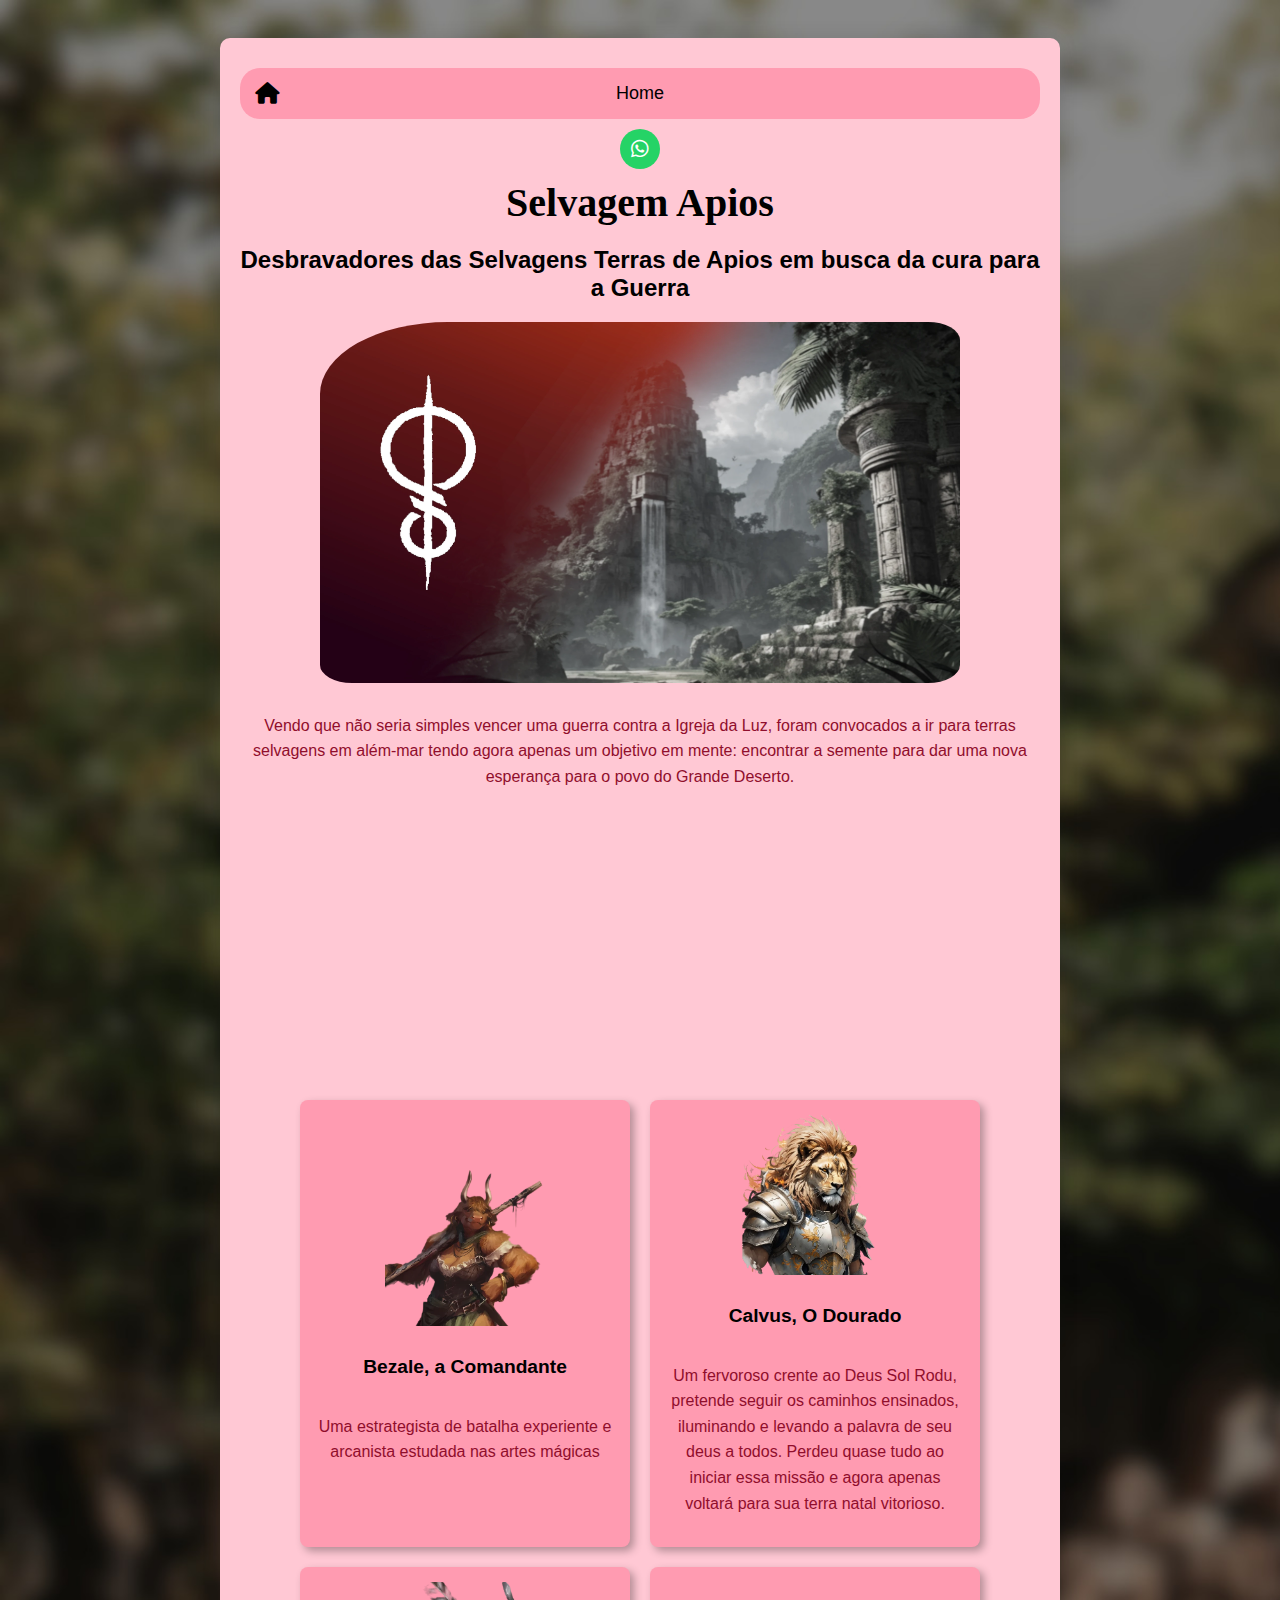
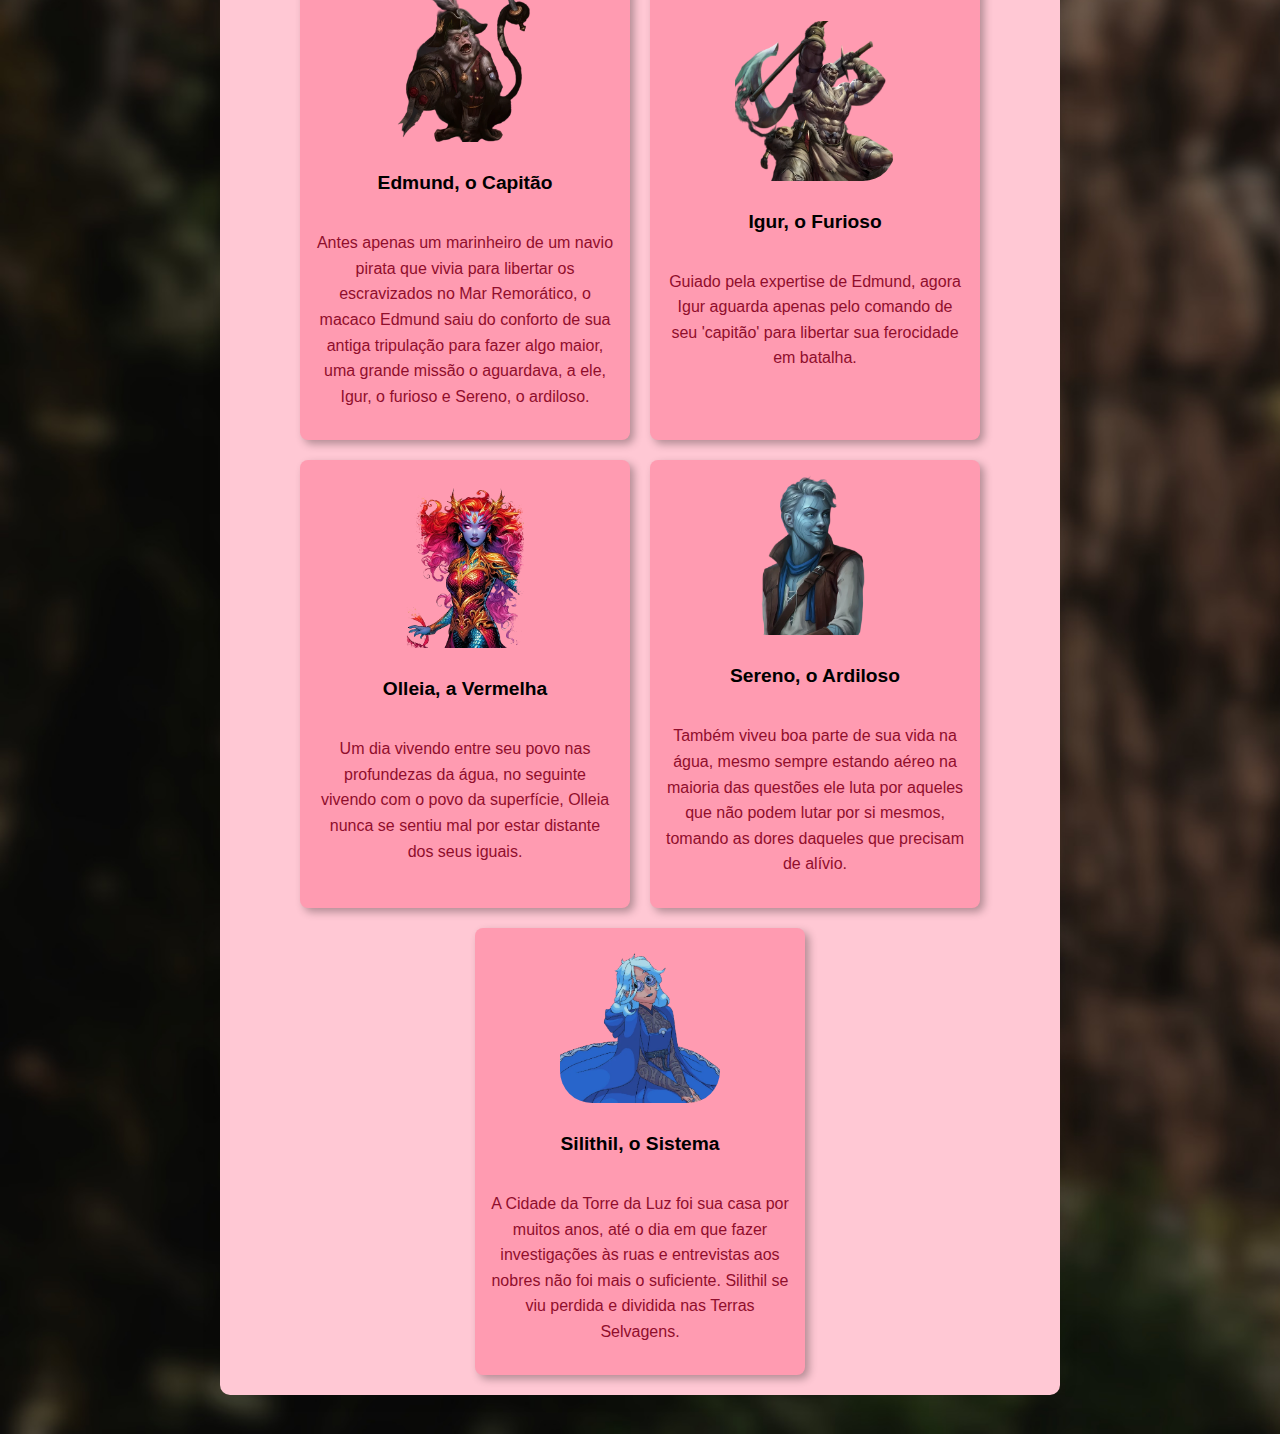
<file: campanhas/index-apios.html>
<!DOCTYPE html>
<html lang="pt-BR">

<head>
    <meta charset="UTF-8">
    <meta name="viewport" content="width=device-width, initial-scale=1.0">
    <title>Selvagem Apios</title>
    <link rel="stylesheet" href="https://cdnjs.cloudflare.com/ajax/libs/font-awesome/6.0.0-beta3/css/all.min.css">
    <link rel="stylesheet" href="../styles.css"> <!-- Corrija o caminho se necessário -->
    <link rel="icon" href="https://raw.githubusercontent.com/YBraga35/Ybraga35.github.io/main/img/pcrpg-logo-degrade.webp"
        type="image/webp">
</head>

<body>
    <div class="container container-campanha">
        <header>
            <a href="../index.html" class="link">
                <i class="fa-solid fa-house"></i> Home
            </a>
            <a href="https://wa.me/5551991866752?text=Ol%C3%A1!%20Vim%20para%20a%20vaga%20na%20campanha%20Selvagem%20Apios"
                        class="whatsapp-button">
                        <i class="fa-brands fa-whatsapp"></i>
                    </a>
            <h1>Selvagem Apios</h1>
            <h2>Desbravadores das Selvagens Terras de Apios em busca da cura para a Guerra</h2>
        </header>
        <section>
            <img src="../img/logos/clear/logo-SelvagemApios-clear.webp" alt="Selvagem Apios" class="logos" style="max-width: 80%;transform: none;">
            <p>Vendo que não seria simples vencer uma guerra contra a Igreja da Luz, foram convocados
                 a ir para terras selvagens em além-mar tendo agora apenas um objetivo em mente: encontrar a 
                 semente para dar uma nova esperança para o povo do Grande Deserto.
            </p>
        </section>
        <section class="video-section">
            <div class="video">
                <iframe src="https://youtube.com/embed/flJn97CsauA" frameborder="0" allow="accelerometer; autoplay; clipboard-write; encrypted-media; gyroscope; picture-in-picture" allowfullscreen></iframe>
            </div>
        </section>
        <section class="character-section">
            <div class="character">
                <img src="../img/personagens/bezale.webp" alt="Bezale" class="character-img">
                <h3>Bezale, a Comandante</h3>
                <p>Uma estrategista de batalha experiente e arcanista estudada nas artes mágicas</p>
            </div>
            <div class="character">
                <img src="../img/personagens/calvus.webp" alt="Calvus" class="character-img">
                <h3>Calvus, O Dourado</h3>
                <p>Um fervoroso crente ao Deus Sol Rodu, pretende seguir os caminhos ensinados, iluminando e levando a palavra de seu deus a todos. Perdeu quase tudo ao iniciar essa missão e agora apenas voltará para sua terra natal vitorioso.</p>
            </div>
            <div class="character">
                <img src="../img/personagens/edmund.webp" alt="Edmund" class="character-img">
                <h3>Edmund, o Capitão</h3>
                <p>Antes apenas um marinheiro de um navio pirata que vivia para libertar os escravizados no Mar Remorático, o macaco Edmund saiu do conforto de sua antiga tripulação para fazer algo maior, uma grande missão o aguardava, a ele, Igur, o furioso e Sereno, o ardiloso.</p>
            </div>
            <div class="character">
                <img src="../img/personagens/igur.webp" alt="Igur" class="character-img">
                <h3>Igur, o Furioso</h3>
                <p>Guiado pela expertise de Edmund, agora Igur aguarda apenas pelo comando de seu 'capitão' para libertar sua ferocidade em batalha.</p>
            </div>
            <div class="character">
                <img src="../img/personagens/olleia.webp" alt="Olleia" class="character-img">
                <h3>Olleia, a Vermelha</h3>
                <p>Um dia vivendo entre seu povo nas profundezas da água, no seguinte vivendo com o povo da superfície, Olleia nunca se sentiu mal por estar distante dos seus iguais.</p>
            </div>
            <div class="character">
                <img src="../img/personagens/sereno.webp" alt="Sereno" class="character-img">
                <h3>Sereno, o Ardiloso</h3>
                <p>Também viveu boa parte de sua vida na água, mesmo sempre estando aéreo na maioria das questões ele luta por aqueles que não podem lutar por si mesmos, tomando as dores daqueles que precisam de alívio.</p>
            </div>
            <div class="character">
                <img src="../img/personagens/silithyl.webp" alt="Silithyl" class="character-img">
                <h3>Silithil, o Sistema</h3>
                <p>A Cidade da Torre da Luz foi sua casa por muitos anos, até o dia em que fazer investigações às ruas e entrevistas aos nobres não foi mais o suficiente. Silithil se viu perdida e dividida nas Terras Selvagens.</p>
            </div>
        </section>
    </div>
</body>

</html>
</file>
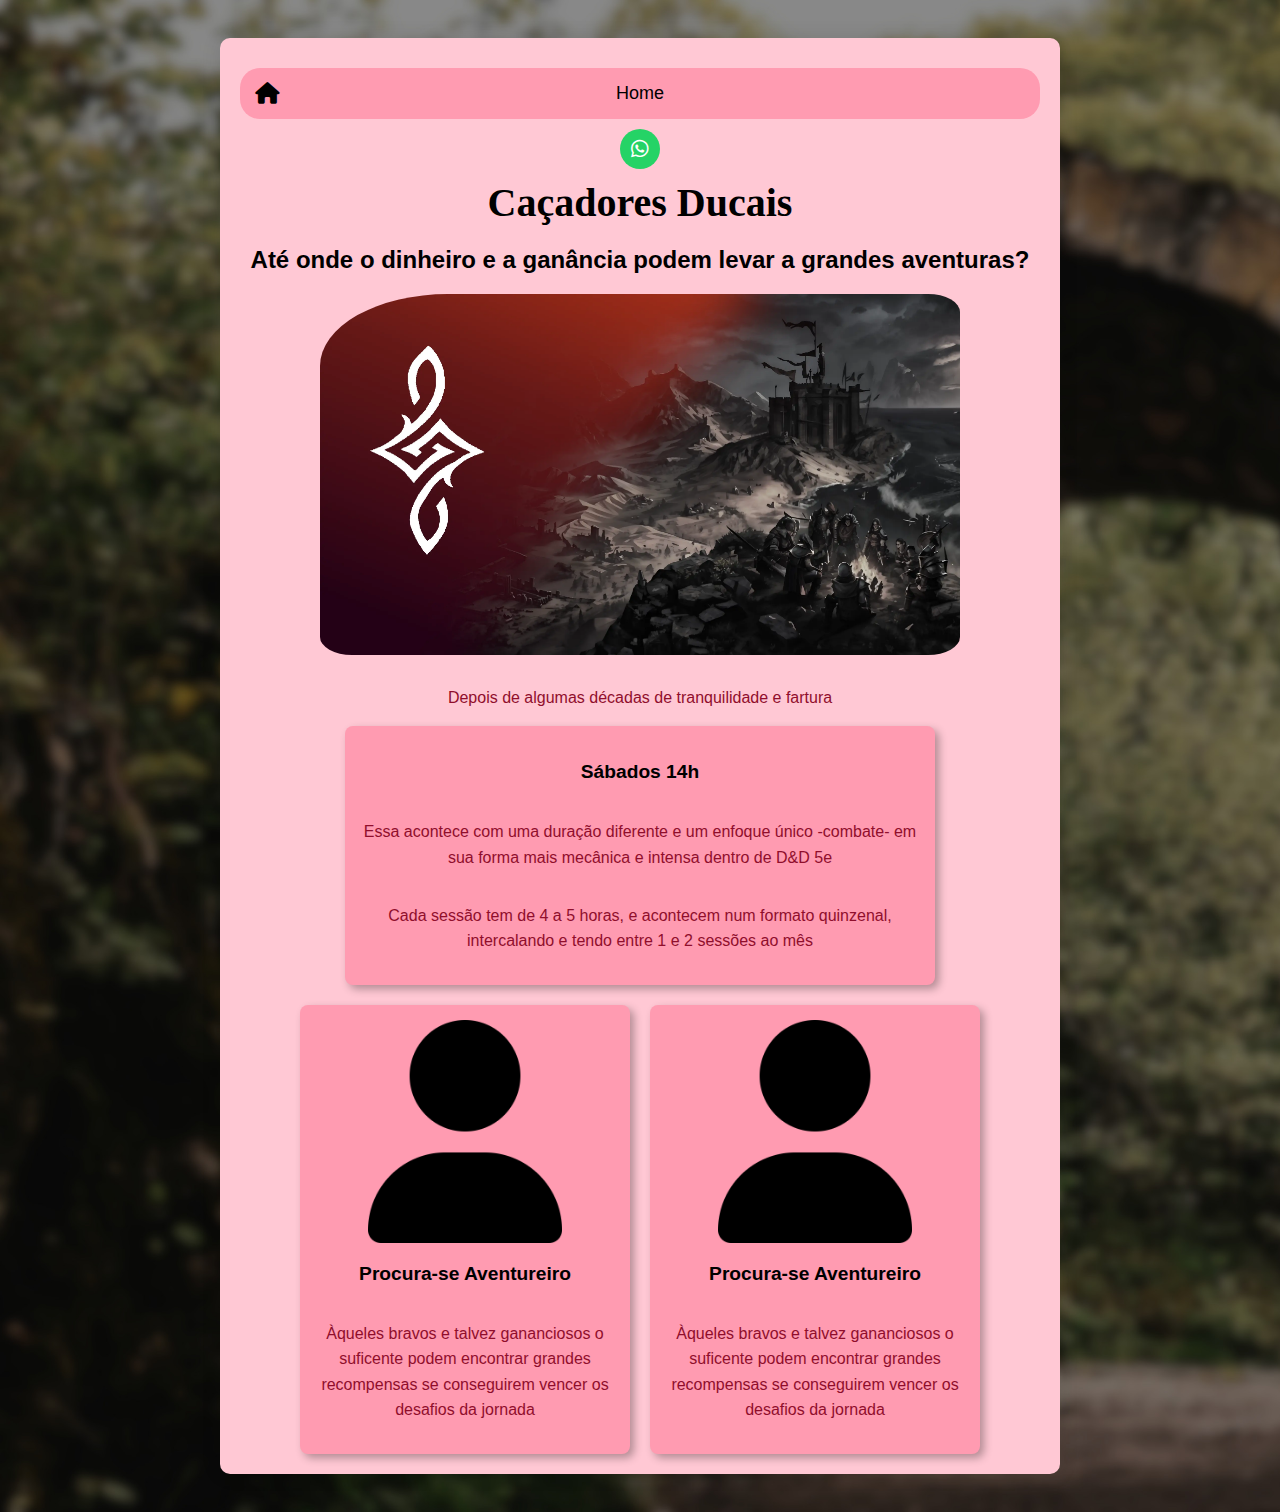
<file: campanhas/index-cacadores.html>
<!DOCTYPE html>
<html lang="pt-BR">

<head>
    <meta charset="UTF-8">
    <meta name="viewport" content="width=device-width, initial-scale=1.0">
    <title>Caçadores Ducais</title>
    <link rel="stylesheet" href="https://cdnjs.cloudflare.com/ajax/libs/font-awesome/6.0.0-beta3/css/all.min.css">
    <link rel="stylesheet" href="../styles.css"> <!-- Corrija o caminho se necessário -->
    <link rel="icon" href="https://raw.githubusercontent.com/YBraga35/Ybraga35.github.io/main/img/pcrpg-logo-degrade.webp"
        type="image/webp">
</head>

<body>
    <div class="container container-campanha">
        <header>
            <a href="../index.html" class="link">
                <i class="fa-solid fa-house"></i> Home
            </a>
            <a href="https://wa.me/5551991866752?text=Ol%C3%A1!%0AVIm%20para%20a%20vaga%20na%20campanha%20Ca%C3%A7adores%20Ducais%20de%20s%C3%A1bado"
                        class="whatsapp-button">
                        <i class="fa-brands fa-whatsapp"></i>
                    </a>
            <h1>Caçadores Ducais</h1>
            <h2>Até onde o dinheiro e a ganância podem levar a grandes aventuras?</h2>
        </header>
        <section>
            <img src="../img/logos/clear/logo-CacadoresDucais-clear.webp" alt="Caçadores Ducais" class="logos" style="max-width: 80%;transform: none;">
            <p>Depois de algumas décadas de tranquilidade e fartura </p>
        </section>
        <section class="character-section">
            <div class="character" style="max-width: 70%;">
                <h3>Sábados 14h</h3>
                <p>Essa acontece com uma duração diferente e um enfoque único -combate- em sua forma mais mecânica e intensa dentro de D&D 5e</p>
                <p>Cada sessão tem de 4 a 5 horas, e acontecem num formato quinzenal, intercalando e tendo entre 1 e 2 sessões ao mês</p>
            </div>
        </section>
        <section class="video-section">
        </section>
        <section class="character-section">
            <div class="character">
                <img src="../img/user-solid1000.webp" alt="Aventureiro" style="max-width: 65%; align-self: center;">
                <h3>Procura-se Aventureiro</h3>
                <p>Àqueles bravos e talvez gananciosos o suficente podem encontrar grandes recompensas se
                     conseguirem vencer os desafios da jornada</p>
            </div>
            <div class="character">
                <img src="../img/user-solid1000.webp" alt="Aventureiro" style="max-width: 65%; align-self: center;">
                <h3>Procura-se Aventureiro</h3>
                <p>Àqueles bravos e talvez gananciosos o suficente podem encontrar grandes recompensas se
                     conseguirem vencer os desafios da jornada</p>
            </div>
        </section>
    </div>
</body>

</html>
</file>
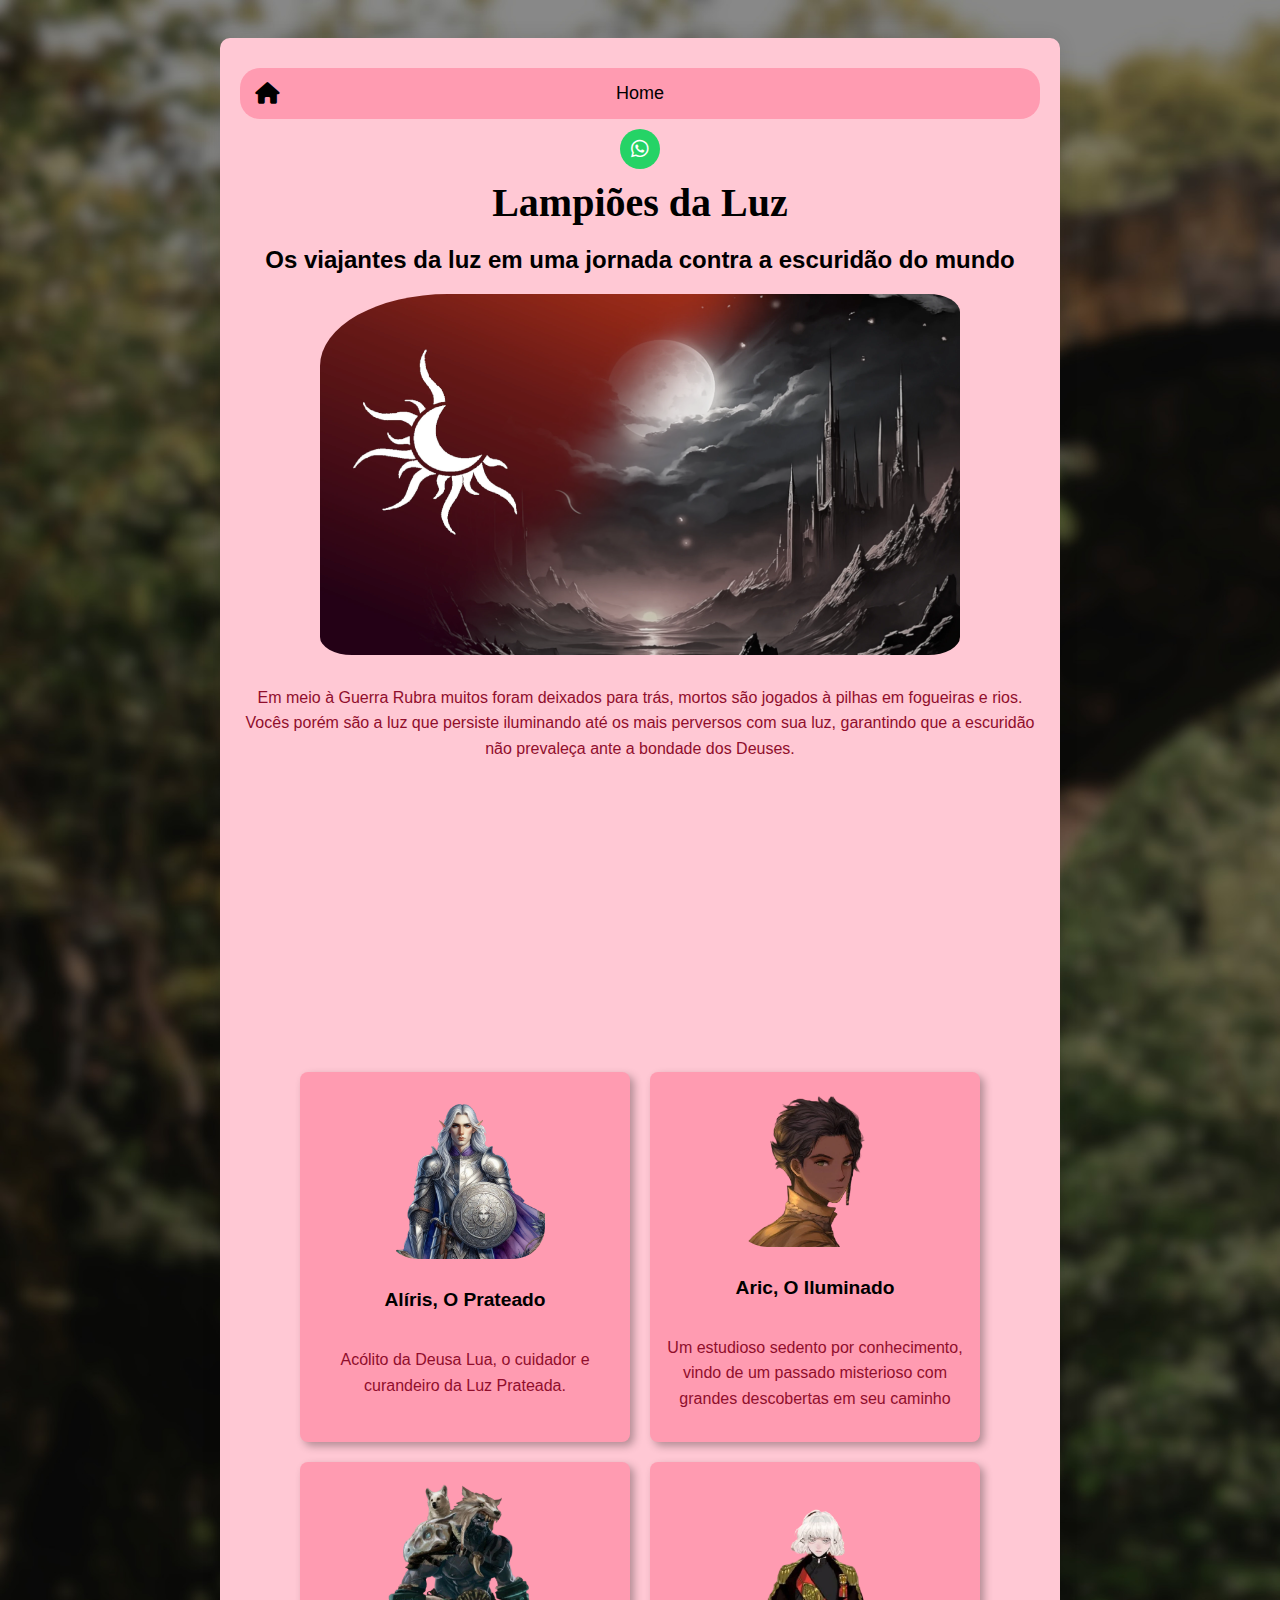
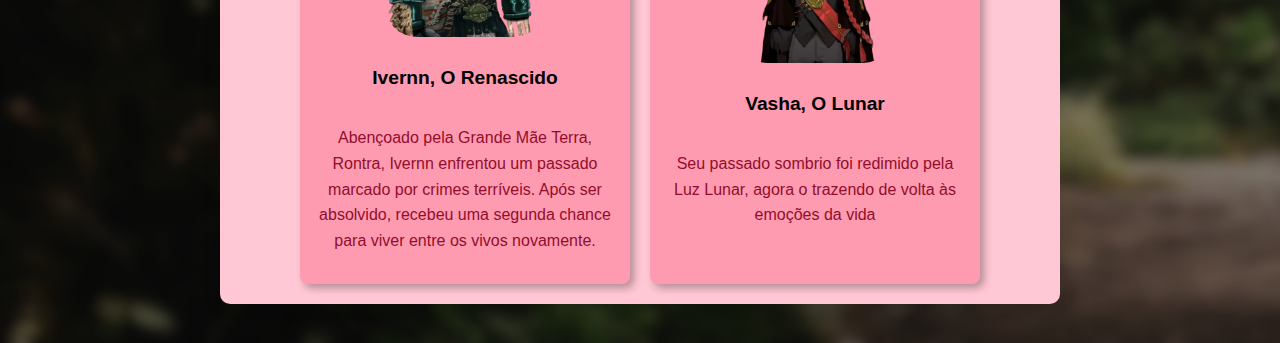
<file: campanhas/index-lampioes.html>
<!DOCTYPE html>
<html lang="pt-BR">

<head>
    <meta charset="UTF-8">
    <meta name="viewport" content="width=device-width, initial-scale=1.0">
    <title>Lampiões da Luz</title>
    <link rel="stylesheet" href="https://cdnjs.cloudflare.com/ajax/libs/font-awesome/6.0.0-beta3/css/all.min.css">
    <link rel="stylesheet" href="../styles.css"> <!-- Corrija o caminho se necessário -->
    <link rel="icon" href="https://raw.githubusercontent.com/YBraga35/Ybraga35.github.io/main/img/pcrpg-logo-degrade.webp"
        type="image/webp">
</head>

<body>
    <div class="container container-campanha">
        <header>
            <a href="../index.html" class="link">
                <i class="fa-solid fa-house"></i> Home
            </a>
            <a href="https://wa.me/5551991866752?text=Ol%C3%A1!%0AVim%20para%20a%20vaga%20na%20campanha%20Lampi%C3%B5es%20da%20Luz"
                        class="whatsapp-button">
                        <i class="fa-brands fa-whatsapp"></i>
                    </a>
            <h1>Lampiões da Luz</h1>
            <h2>Os viajantes da luz em uma jornada contra a escuridão do mundo</h2>
        </header>
        <section>
            <img src="../img/logos/clear/logo-LampioesLuz-clear.webp" alt="Lampiões da Luz" class="logos" style="max-width: 80%;transform: none;">
            <p>Em meio à Guerra Rubra muitos foram deixados para trás, mortos são jogados à pilhas em fogueiras e rios. Vocês porém são a luz que persiste iluminando até os mais perversos com sua luz, garantindo que a escuridão não prevaleça ante a bondade dos Deuses.</p>
        </section>
        <section class="video-section">
            <div class="video">
                <iframe src="https://www.youtube.com/embed/sYPXFCGmz8k" frameborder="0" allow="accelerometer; autoplay; clipboard-write; encrypted-media; gyroscope; picture-in-picture" allowfullscreen></iframe>
            </div>
        </section>
        <section class="character-section">
            <div class="character">
                <img src="../img/personagens/aliris.webp" alt="Alíris" class="character-img">
                <h3>Alíris, O Prateado</h3>
                <p>Acólito da Deusa Lua, o cuidador e curandeiro da Luz Prateada.</p>
            </div>
            <div class="character">
                <img src="../img/personagens/aric.webp" alt="Aric" class="character-img">
                <h3>Aric, O Iluminado</h3>
                <p>Um estudioso sedento por conhecimento, vindo de um passado misterioso com grandes descobertas em seu caminho</p>
            </div>

            <div class="character">
                <img src="../img/personagens/ivernn.webp" alt="Ivernn" class="character-img">
                <h3>Ivernn, O Renascido</h3>
                <p>Abençoado pela Grande Mãe Terra, Rontra, Ivernn enfrentou um passado marcado por crimes terríveis. Após ser absolvido, recebeu uma segunda chance para viver entre os vivos novamente.</p>
            </div>
            <div class="character">
                <img src="../img/personagens/vasha.webp" alt="Vasha" class="character-img">
                <h3>Vasha, O Lunar</h3>
                <p>Seu passado sombrio foi redimido pela Luz Lunar, agora o trazendo de volta às emoções da vida</p>
            </div>
        </section>
    </div>
</body>

</html>
</file>
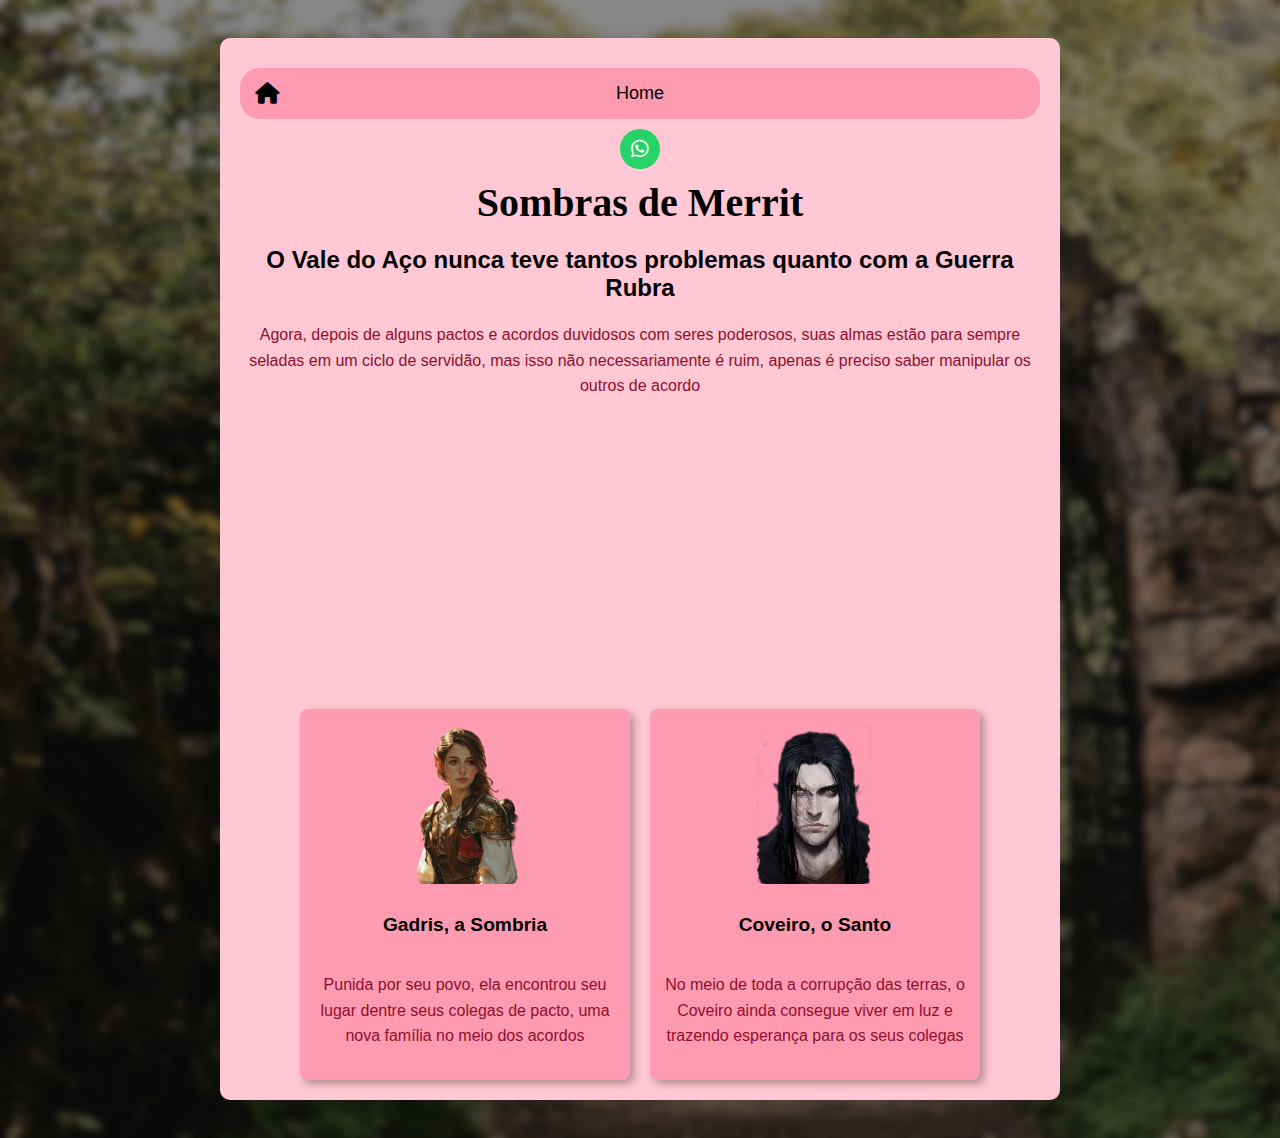
<file: campanhas/index-merritt.html>
<!DOCTYPE html>
<html lang="pt-BR">

<head>
    <meta charset="UTF-8">
    <meta name="viewport" content="width=device-width, initial-scale=1.0">
    <title>Título da Página</title>
    <link rel="stylesheet" href="https://cdnjs.cloudflare.com/ajax/libs/font-awesome/6.0.0-beta3/css/all.min.css">
    <link rel="stylesheet" href="../styles.css"> <!-- Corrija o caminho se necessário -->
    <link rel="icon" href="https://raw.githubusercontent.com/YBraga35/Ybraga35.github.io/main/img/pcrpg-logo-degrade.webp"
        type="image/webp">
</head>

<body>
    <div class="container container-campanha">
        <header>
            <a href="../index.html" class="link">
                <i class="fa-solid fa-house"></i> Home
            </a>
            <a href="https://wa.me/5551991866752?text=Ol%C3%A1!%0AVim%20para%20a%20vaga%20na%20campanha%20Sombras%20de%20Merritt"
                        class="whatsapp-button">
                        <i class="fa-brands fa-whatsapp"></i>
                    </a>
            <h1>Sombras de Merrit</h1>
            <h2>O Vale do Aço nunca teve tantos problemas quanto com a Guerra Rubra</h2>
        </header>
        <section>
            <p>Agora, depois de alguns pactos e acordos duvidosos com seres poderosos, suas almas estão para sempre seladas em um ciclo de servidão, mas isso não necessariamente é ruim, apenas é preciso saber manipular os outros de acordo</p>
        </section>
        <section class="video-section">
            <div class="video">
                <iframe src="" frameborder="0" allow="accelerometer; autoplay; clipboard-write; encrypted-media; gyroscope; picture-in-picture" allowfullscreen></iframe>
            </div>
        </section>
        <section class="character-section">
            <div class="character">
                <img src="../img/gadris.webp" alt="Gadris" class="character-img">
                <h3>Gadris, a Sombria</h3>
                <p>Punida por seu povo, ela encontrou seu lugar dentre seus colegas de pacto, uma nova família no meio dos acordos</p>
            </div>
            <div class="character">
                <img src="../img/coveiro.webp" alt="Coveiro" class="character-img">
                <h3>Coveiro, o Santo</h3>
                <p>No meio de toda a corrupção das terras, o Coveiro ainda consegue viver em luz e trazendo esperança para os seus colegas</p>
            </div>
            <!-- Adicione mais blocos de personagens conforme necessário -->
        </section>
    </div>
</body>

</html>
</file>
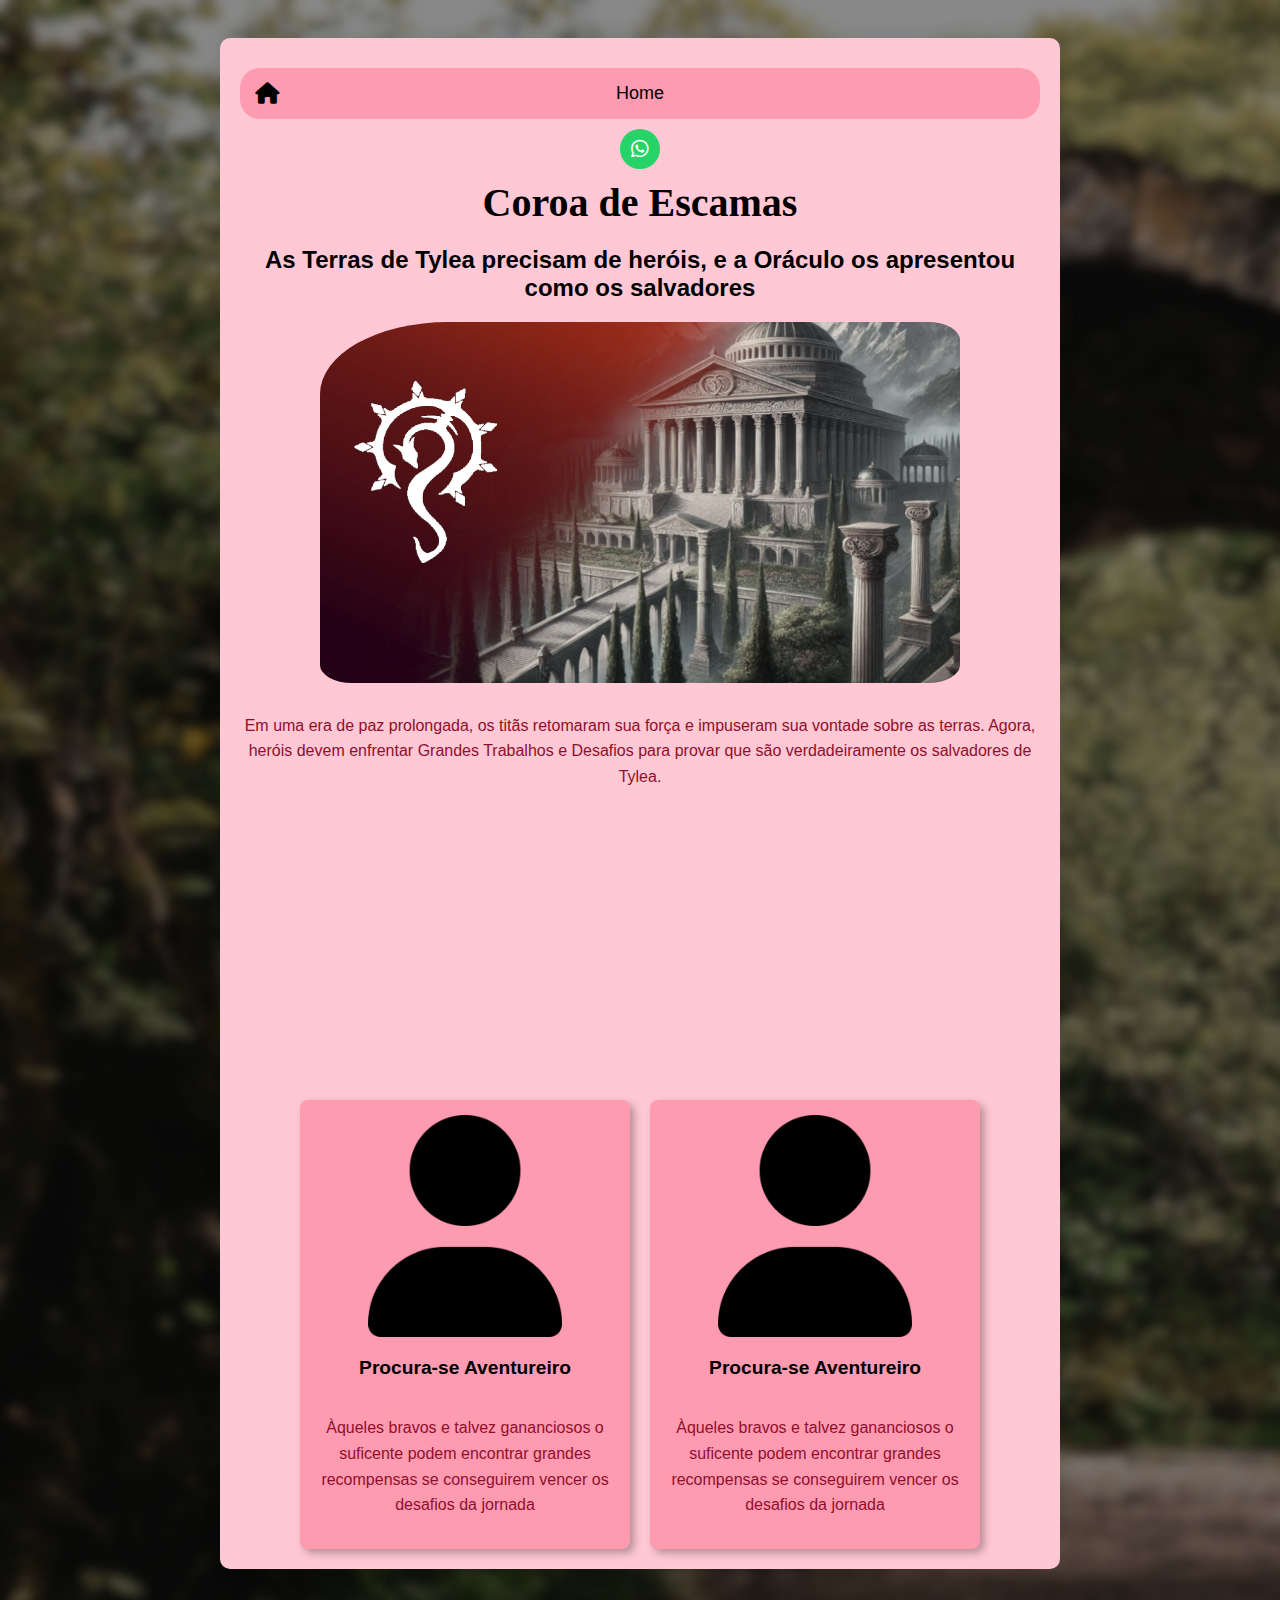
<file: campanhas/index-tylea.html>
<!DOCTYPE html>
<html lang="en">

<head>
    <meta charset="UTF-8">
    <meta name="viewport" content="width=device-width, initial-scale=1.0">
    <title>Coroa de Escamas</title>
    <link rel="stylesheet" href="https://cdnjs.cloudflare.com/ajax/libs/font-awesome/6.0.0-beta3/css/all.min.css">
    <link rel="stylesheet" href="../styles.css"> <!-- Corrija o caminho se necessário -->
    <link rel="icon" href="https://raw.githubusercontent.com/YBraga35/Ybraga35.github.io/main/img/pcrpg-logo-degrade.webp"
        type="image/webp">
</head>

<body>
    <div class="container container-campanha">
        <header>
            <a href="../index.html" class="link">
                <i class="fa-solid fa-house"></i> Home
            </a>         
            <a href="https://wa.me/5551991866752?text=Ol%C3%A1!%0AVim%20para%20a%20vaga%20na%20campanha%20Coroa%20de%20Escamas%20da%20Quarta"
                        class="whatsapp-button">
                        <i class="fa-brands fa-whatsapp"></i>
                    </a>
            <h1>Coroa de Escamas</h1>
            <h2>As Terras de Tylea precisam de heróis, e a Oráculo os apresentou como os salvadores</h2>
        </header>
        <section>
            <img src="../img/logos/clear/logo-CoroaEscamas-clear.webp" alt="Coroa de Escamas" class="logos" style="max-width: 80%;transform: none;">
            <p>Em uma era de paz prolongada, os titãs retomaram sua força e impuseram sua vontade sobre as terras. Agora, heróis devem enfrentar Grandes Trabalhos e Desafios para provar que são verdadeiramente os salvadores de Tylea.</p>
        </section>
        <section class="video-section">
            <div class="video">
                <iframe src="https://youtube.com/embed/O_4BG6QMcmE" frameborder="0" allow="accelerometer; autoplay; clipboard-write; encrypted-media; gyroscope; picture-in-picture" allowfullscreen></iframe>
            </div>
        </section>
        <section class="character-section">
            <div class="character">
                <img src="../img/user-solid1000.webp" alt="Aventureiro" style="max-width: 65%; align-self: center;">
                <h3>Procura-se Aventureiro</h3>
                <p>Àqueles bravos e talvez gananciosos o suficente podem encontrar grandes recompensas se
                     conseguirem vencer os desafios da jornada</p>
            </div>
            <div class="character">
                <img src="../img/user-solid1000.webp" alt="Aventureiro" style="max-width: 65%; align-self: center;">
                <h3>Procura-se Aventureiro</h3>
                <p>Àqueles bravos e talvez gananciosos o suficente podem encontrar grandes recompensas se
                     conseguirem vencer os desafios da jornada</p>
            </div>
        </section>
    </div>
</body>

</html>
</file>
<file: styles.css>
/* Estilo geral */
body {
    font-family: 'Proza Libre', Helvetica, Arial, Lucida, sans-serif;
    background-color: #EEF0F2;
    color: ##900E2C;
    margin: 0;
    padding: 3%;
    display: flex;
    justify-content: center;
    align-items: center;
    min-height: 100vh;
    background-image: url('/img/portao-floresta-fundo.jpeg');
    background-size: cover;
}

.container {
    text-align: center;
    max-width: 400px;
    width: 85%;
    padding: 20px;
    background-color: rgb(255, 200, 212);
    border-radius: 10px;
    box-shadow: 0 0 20px rgba(0, 0, 0, 0.1);
    background-image: url('https://www.transparenttextures.com/patterns/asfalt-dark.png');
    background-size: auto;
}

.container-campanha {
    width: calc(90% - 40px);
    max-width: 800px;
    margin: 0 auto;
}

header {
    margin-bottom: 20px;
}

h1 {
    font-family: 'Cormorant Garamond', Georgia, 'Times New Roman', serif;
    font-size: 2.5rem;
    color: #000000;
    margin: 10px 0;
}

h2 {
    font-size: 1.5rem;
    color: #000000;
}

h3 {
    font-size: 1.2rem;
    color: #000000;
}

section p {
    font-size: 1rem;
    color: #900E2C;
    line-height: 1.6;
}

.avatar {
    width: 100px;
    height: 100px;
    border-radius: 50%;
    margin-bottom: 20px;
}

.bio {
    font-family: 'Proza Libre', Helvetica, Arial, Lucida, sans-serif;
    font-size: 16px;
    color: #000000;
    margin-bottom: 20px;
}

/* Botões */
.link {
    display: flex;
    align-items: center;
    justify-content: center;
    text-align: center;
    background-color: #FF9BB1;
    color: #000000;
    text-decoration: none;
    padding: 15px;
    margin: 10px 0;
    border-radius: 20px;
    font-size: 18px;
    transition: background-color 0.3s, transform 0.2s ease-in-out;
    position: relative;
    width: 100%;
    box-sizing: border-box;
}

.link i {
    position: absolute;
    left: 15px;
    font-size: 1.2em;
}

.link:hover {
    background-color: #4F002F;
    transform: scale(1.05);
    color: #EEF0F2;
}

/* Botões de campanhas com largura reduzida */
.campaign-link {
    max-width: 85%;
    margin: 10px auto;
    font-size: 16px;
    padding: 12px;
}

.vagas-link {
    max-width: 60%;
    margin: 10px auto;
    font-size: 16px;
    padding: 12px;
}

/* Estilo do rodapé */
footer {
    margin-top: 20px;
    font-size: 14px;
    color: #301775;
}

/* Seção de vídeos */
.video-section {
    display: flex;
    flex-direction: column;
    gap: 20px;
    justify-content: center;
    margin-bottom: 20px;
}

.video {
    width: 100%;
    max-width: 480px;
    margin: 0 auto;
    border-radius: 10px;
    overflow: hidden;
}

.video iframe {
    width: 100%;
    height: 270px;
}

/* Seção de personagens */
.character-section {
    display: flex;
    flex-wrap: wrap;
    gap: 20px;
    justify-content: center;
}

.character {
    flex: 1 1 calc(50% - 20px);
    max-width: 300px;
    background-color: #ff9bb1;
    border-radius: 8px;
    box-shadow: 4px 4px 8px rgba(0, 0, 0, 0.3);
    padding: 15px;
    text-align: center;
    display: flex;
    flex-direction: column;
    justify-content: center;
    overflow: hidden; /* Adicionando overflow para garantir que o conteúdo fique dentro dos limites */
}

.character h3 {
    color: #000000;    /* Cor do texto */
    padding: 10px 20px;    /* Espaçamento interno */
    text-align: center;    /* Centraliza o texto */
    transition: background-color 0.3s ease, transform 0.2s ease-in-out;
    display: inline-block;    /* Mantém o tamanho do botão de acordo com o conteúdo */
    margin: 10px 0;    /* Espaçamento superior e inferior */
    text-decoration: none;    /* Remove o sublinhado */
}

.character h3 .title {
    color: #000000; /* Cor do texto */
    font-size: 1.2rem;
    background-color: #4F002F; /* Cor do fundo */
    padding: 10px 20px; /* Espaçamento interno */
    border-radius: 20px; /* Borda arredondada */
    text-align: center; /* Centraliza o texto */
    cursor: pointer; /* Indica que é clicável */
    transition: background-color 0.3s ease, transform 0.2s ease-in-out, box-shadow 0.3s ease; /* Transição suave */
    display: inline-block; /* Mantém o tamanho do botão de acordo com o conteúdo */
    margin: 10px 0; /* Espaçamento superior e inferior */
    text-decoration: none; /* Remove o sublinhado */
    box-shadow: 0 4px 15px rgba(0, 0, 0, 0.6); /* Adiciona uma sombra mais pronunciada */
}

.character h3 .title:hover {
    background-color: #240115; /* Cor mais escura ao passar o mouse */
    transform: scale(1.05); /* Efeito de ampliação */
    box-shadow: 0 6px 20px rgba(0, 0, 0, 0.8); /* Efeito de sombra mais intensa ao passar o mouse */
}

.character h3-link:hover {
    background-color: #240115;    /* Cor mais escura ao passar o mouse */
    transform: scale(1.05);    /* Efeito de ampliação */
}

.vacancy-container {
    display: flex;
    align-self: center;
    align-items: center;
    gap: 10px;
    /* Espaço entre o texto e o botão */
    margin-top: 10px;
    /* Espaço superior para separar do conteúdo acima */
}

.vacancy-container h2 {
    font-size: 1.5rem;
    color: #000000;
    margin: 0;
    /* Remove a margem padrão */
}

.whatsapp-button {
    display: inline-flex;
    align-items: center;
    justify-content: center;
    background-color: #25D366;
    color: #FFFFFF;
    width: 40px;
    /* Tamanho do botão */
    height: 40px;
    /* Tamanho do botão */
    border-radius: 50%;
    /* Círculo */
    text-decoration: none;
    /* Remove o sublinhado */
    font-size: 20px;
    /* Tamanho do ícone */
    transition: background-color 0.3s ease, transform 0.2s ease-in-out;
    /* Transições suaves */
}

.whatsapp-button:hover {
    background-color: #128C7E;
    /* Cor mais escura ao passar o mouse */
    transform: scale(1.1);
    /* Aumenta ligeiramente o botão */
}

.whatsapp-button i {
    margin: 0;
    /* Remove margens adicionais ao redor do ícone */
}

.character-img {
    width: 160px;
    height: 160px;
    border-radius: 20%;
    object-fit: cover;
    margin: 0 auto 10px auto;    /* Centraliza horizontalmente e mantém a margem inferior */
    display: block;    /* Necessário para que o margin auto funcione corretamente */
}

.logos {
    width: 100%; /* Ajuste para 100% da largura do elemento pai */
    height: auto; /* Ajuste automático da altura para manter a proporção */
    max-width: 100%; /* Garante que a imagem nunca ultrapasse o tamanho do pai */
    border-radius: 20% 5% 5% 5%;
    margin-bottom: 10px;
}
.logos:hover{
    transform: scale(1.05);
}

/* Modo claro/escuro automático com prefers-color-scheme */
@media (prefers-color-scheme: dark) {
    body {
        background-color: #4F002F;
        color: #EEF0F2;
    }

    .container {
        background-color: #22102b;
        color: #EEF0F2;
    }

    .link {
        background-color:rgb(144, 14, 44);
        color: #EEF0F2;
        border-radius: 20px;
    }

    .link:hover {
        background-color: #BFACB5;
        color: #4F002F;
    }

    .character {
        background-color: #600e2a;
    }

    h1,
    h2,
    h3,
    .bio,
    .character h3,
    .character h2,
    section p {
        color: #EEF0F2;
    }

    footer {
        color: #EEF0F2;
    }
}

/* Responsividade */
@media (max-width: 768px) {
    .container {
        max-width: 300px;
        padding: 15px;
    }
    .link {
        padding: 12px;
        font-size: 16px;
    }

    .link i {
        font-size: 1em;
    }

    .campaign-link {
        max-width: 90%;
    }

    .character {
        flex: 1 1 100%;
        max-width: 90%;
    }

    .logos {
        width: 90%; /* Reduzindo a largura da imagem no mobile para melhor ajuste */
        height: auto;
    }

    .video {
        max-width: 100%;
    }

    .video-section {
        flex-direction: column;
    }
}

@media (max-width: 480px) {
    .container {
        max-width: 100%;
        padding: 10px;
    }
}
</file>
